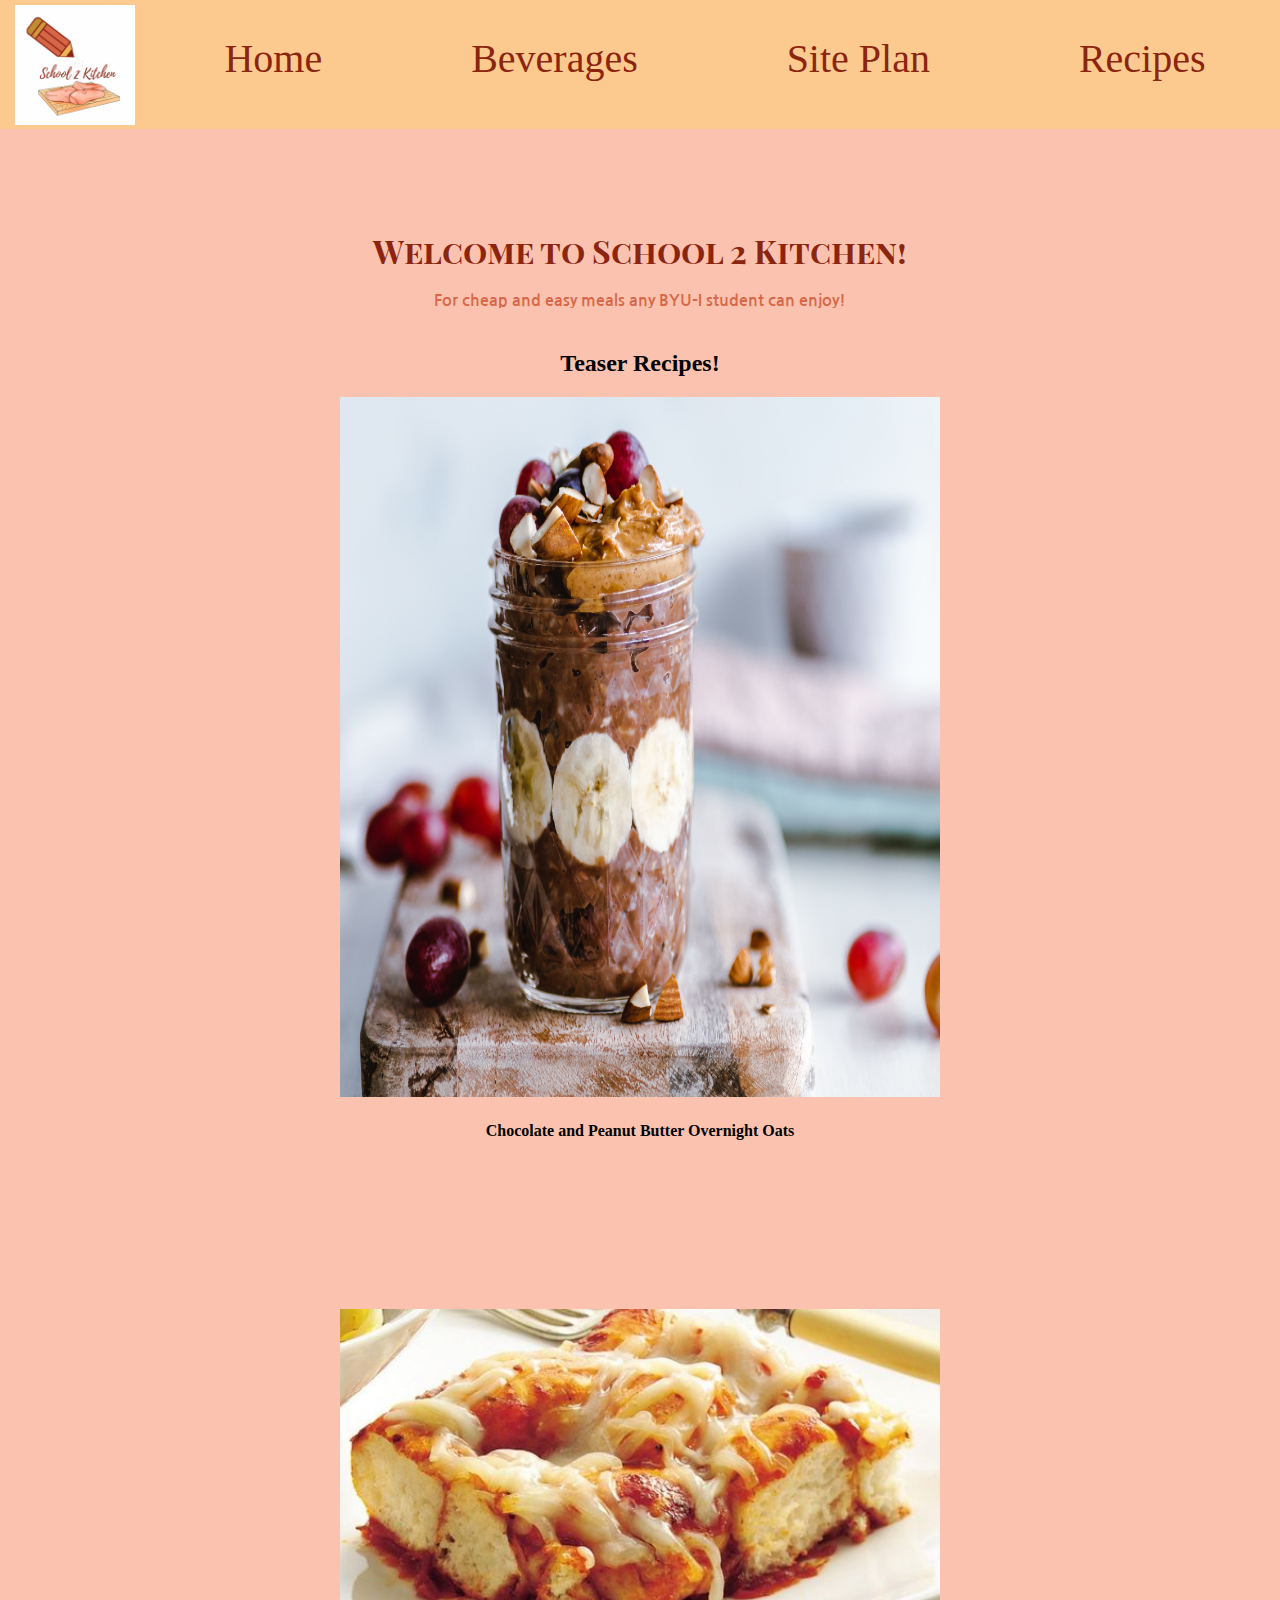
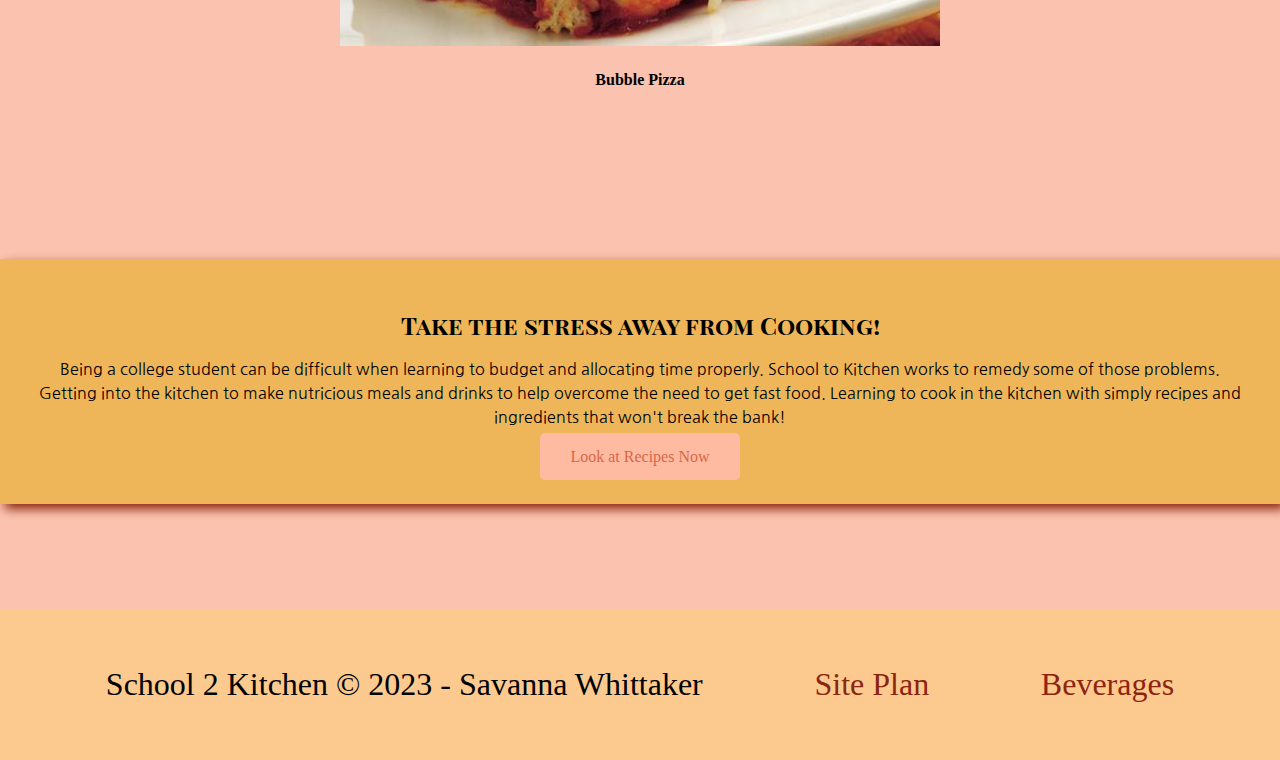
<file: WDD130/S2K/index.html>
<!DOCTYPE html>
<html lang="en">
<head>
    <link rel="stylesheet" href="styles/styles.css">
    <meta charset="UTF-8">
    <meta http-equiv="X-UA-Compatible" content="IE=edge">
    <meta name="viewport" content="width=device-width, initial-scale=1.0">
    <title>School 2 Kitchen | Home</title>
</head>
<body>
    <div id = "content">
    <header>
    <a id="logo_link" href="index.html">
        <img class="logo" src = "images/FF925DE1-3667-4F30-8142-B5BC12C2F627.png" alt = "School 2 Kitchen Logo">
    </a>
    <nav>
        <a href="index.html">Home</a>
        <a href="beverages.html">Beverages</a>
        <a href="site-plan.html">Site Plan</a>
        <a href="recipes.html">Recipes</a>
    </nav>
  </header>
    <section id = "hero-msg">
        <h1 class="home-title">Welcome to School 2 Kitchen!</h1>
        <h4>For cheap and easy meals any BYU-I student can enjoy! </h4>
    </section>
</div>
  <main class = "home-grid">
        <section class="Oats-card">
            <h2>Teaser Recipes!</h2>
            <img class="card-img" src="images/ella-olsson-3_qr5tJOIbs-unsplash.jpg" width="600" 
            height="700" alt="Overnight Oats">
            <h4> Chocolate and Peanut Butter Overnight Oats</h4>
    
        </section>
        <section class="BubblePizza-card">
            <img class="card-img" src="images/bubble-pizza.jpeg" width= '600' alt="Bubble Pizza">
            <h4>Bubble Pizza</h4>
        </section>
        <div id="background"></div>
        <section class="msg">
            <h2>Take the stress away from Cooking!</h2>
            <p> Being a college student can be difficult when learning to budget and allocating time properly. 
                School to Kitchen works to remedy some of those problems. Getting into the kitchen to make 
                nutricious meals and drinks to help overcome the need to get fast food. Learning to cook in 
                the kitchen with simply recipes and ingredients that won't break the bank!
            </p>
            <a class='recipes' href="recipes.html">Look at Recipes Now</a>
        </section>  
</main>
<footer>
    <p>School 2 Kitchen &copy; 2023 - Savanna Whittaker</p>
    <p><a href="site-plan.html">Site Plan</a></p>
    <p><a href="beverages.html">Beverages</a></p>
    </footer>
</body>
</html>
</file>
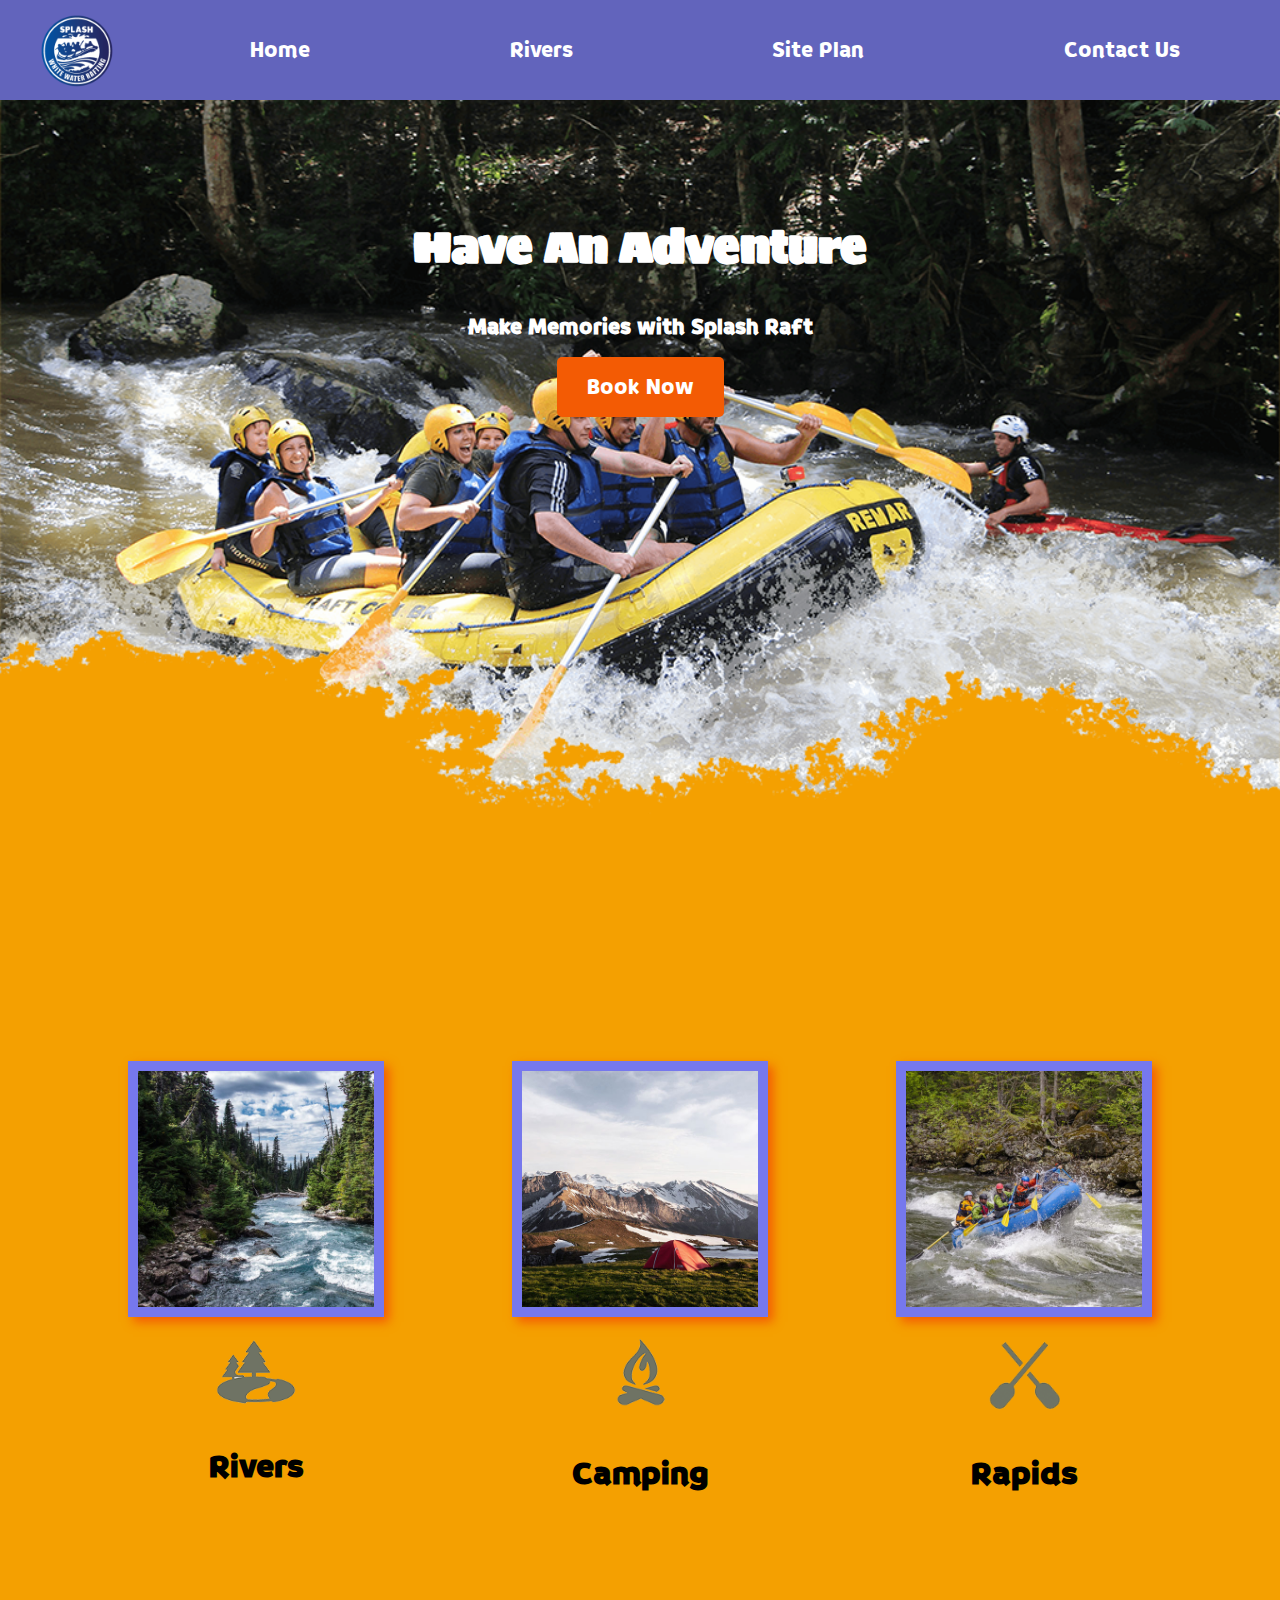
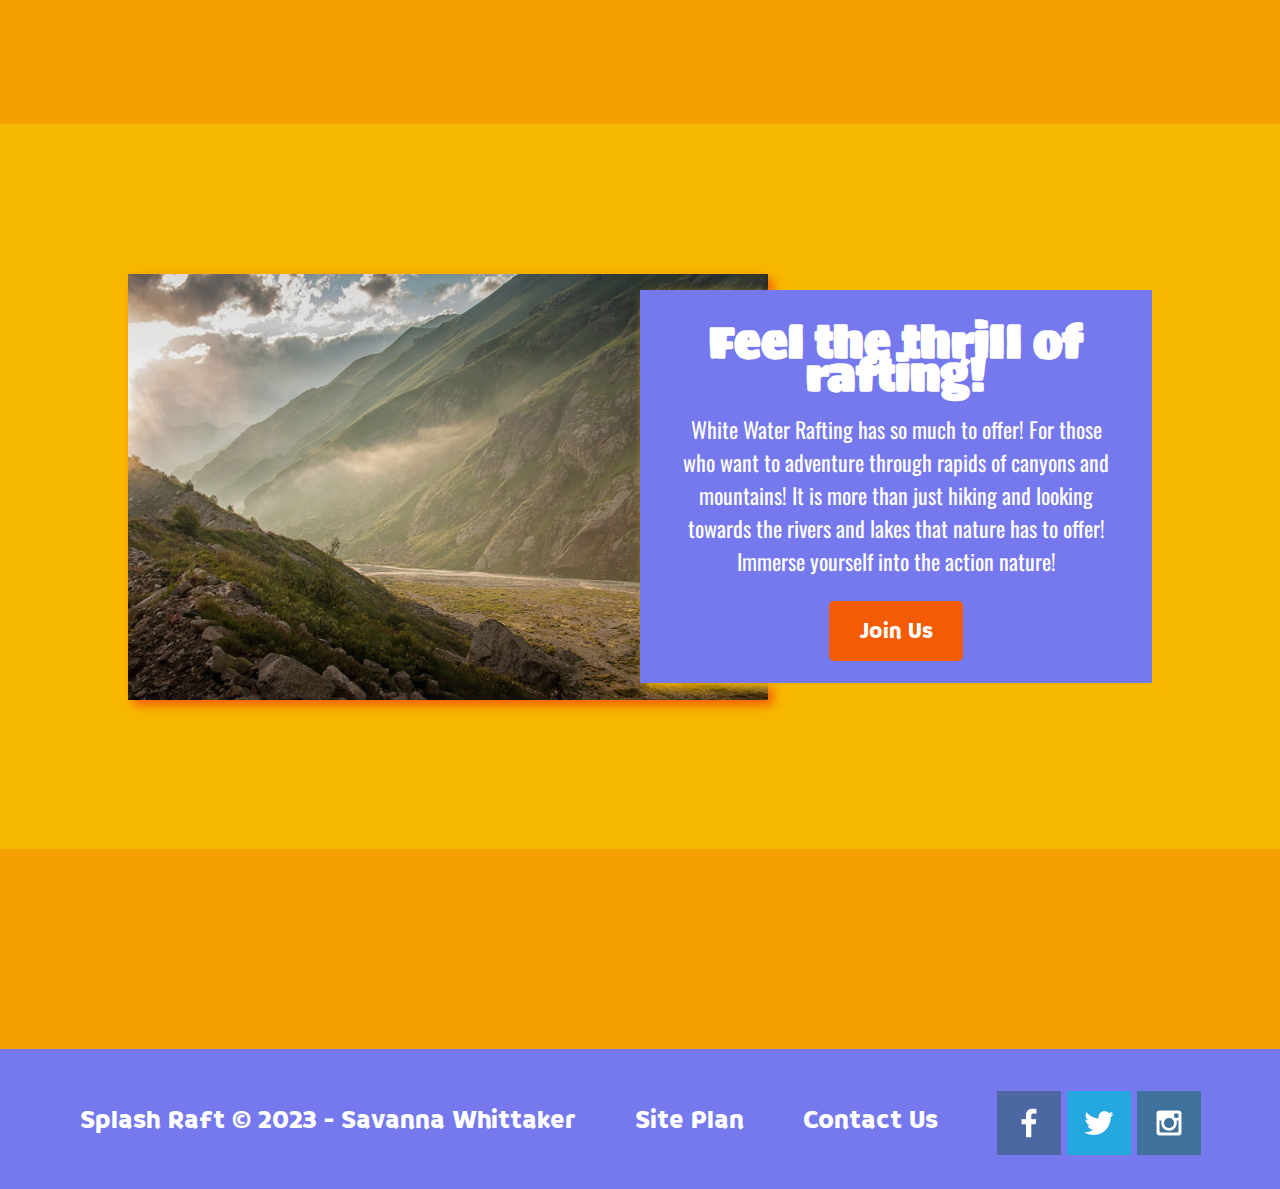
<file: WDD130/wwr/index.html>
<!DOCTYPE html>
<html lang="en">
<head>
    <link rel="stylesheet" href="styles/style.css">
    <meta charset="UTF-8">
    <meta http-equiv="X-UA-Compatible" content="IE=edge">
    <meta name="viewport" content="width=device-width, initial-scale=1.0">
    <title>White Water Rafting | Splash Raft | Home</title>
</head>
<body>
    <div id = "content">
    <header>
    <a id="logo_link" href="index.html">
        <img class="logo" src = "images/splash.png" alt = "Splash Raft Logo">
    </a>
    <nav>
        <a href="index.html">Home</a>
        <a href="rivers.html">Rivers</a>
        <a href="site-plan-rafting.html">Site Plan</a>
        <a href="contactus.html">Contact Us</a>
    </nav>
  </header>
<div id = "hero">
    <div id = "hero-box">
        <img id="hero-img" src="images/hero.png" alt="People enjoying white water rafting">
    </div>
    <section id = "hero-msg">
        <h1 class="home-title">Have An Adventure</h1>
        <h4>Make Memories with Splash Raft </h4>
        <div class='button-box'>
            <a class='book' href="rates.html">Book Now</a>
        </div>
    </section>
</div>
  <main class = "home-grid">
        <section class="rivers-card">
            <img class="card-img" src="images/rivers.jpg" alt="river in forest">
            <img class="icon" src="images/river_icon.png" alt="river icon">
            <h2>Rivers</h2>
        </section>
        <section class="camping-card">
            <img class="card-img" src="images/camping.jpg" alt="tent in mountains">
            <img class="icon" src="images/fire_icon.png" alt="fire icon">
            <h2>Camping</h2>
        </section>
        <section class="rapids-card">
            <img class="card-img" src="images/rapids.jpg" alt="rafting boat">
            <img class="icon" src="images/oars.png" alt="oars icon">
            <h2>Rapids</h2>
        </section>
        <div id="background"></div>
        <img class="mountains" src="images/mountains.jpg" alt="Misty mountains">
        <section class="msg">
            <h2>Feel the thrill of rafting!</h2>
            <p> White Water Rafting has so much to offer! For those who want to adventure through rapids of canyons
                and mountains! It is more than just hiking and looking towards the rivers and lakes that nature has to offer!
                Immerse yourself into the action nature! 
            </p>
            <a class='join' href="rivers.html">Join Us</a>
        </section>
        
</main>
<footer>
    <p>Splash Raft &copy; 2023 - Savanna Whittaker</p>
    <p><a href="site-plan-rafting.html">Site Plan</a></p>
    <p><a href="contactus.html">Contact Us</a></p>
    <div class="social">
        <a href="https://facebook.com" target="_blank">
            <img src="images/facebook.png" alt="fb icon">
        </a>
        <a href="https://twitter.com" target="_blank">
            <img src="images/twitter.png" alt="twitter icon">
        </a>
        <a href="https://instagram.com" target="_blank">
            <img src="images/instagram.png" alt="instagram icon">
        </a>
    </div>
    </footer>
    </div>
</body>
</html>
</file>
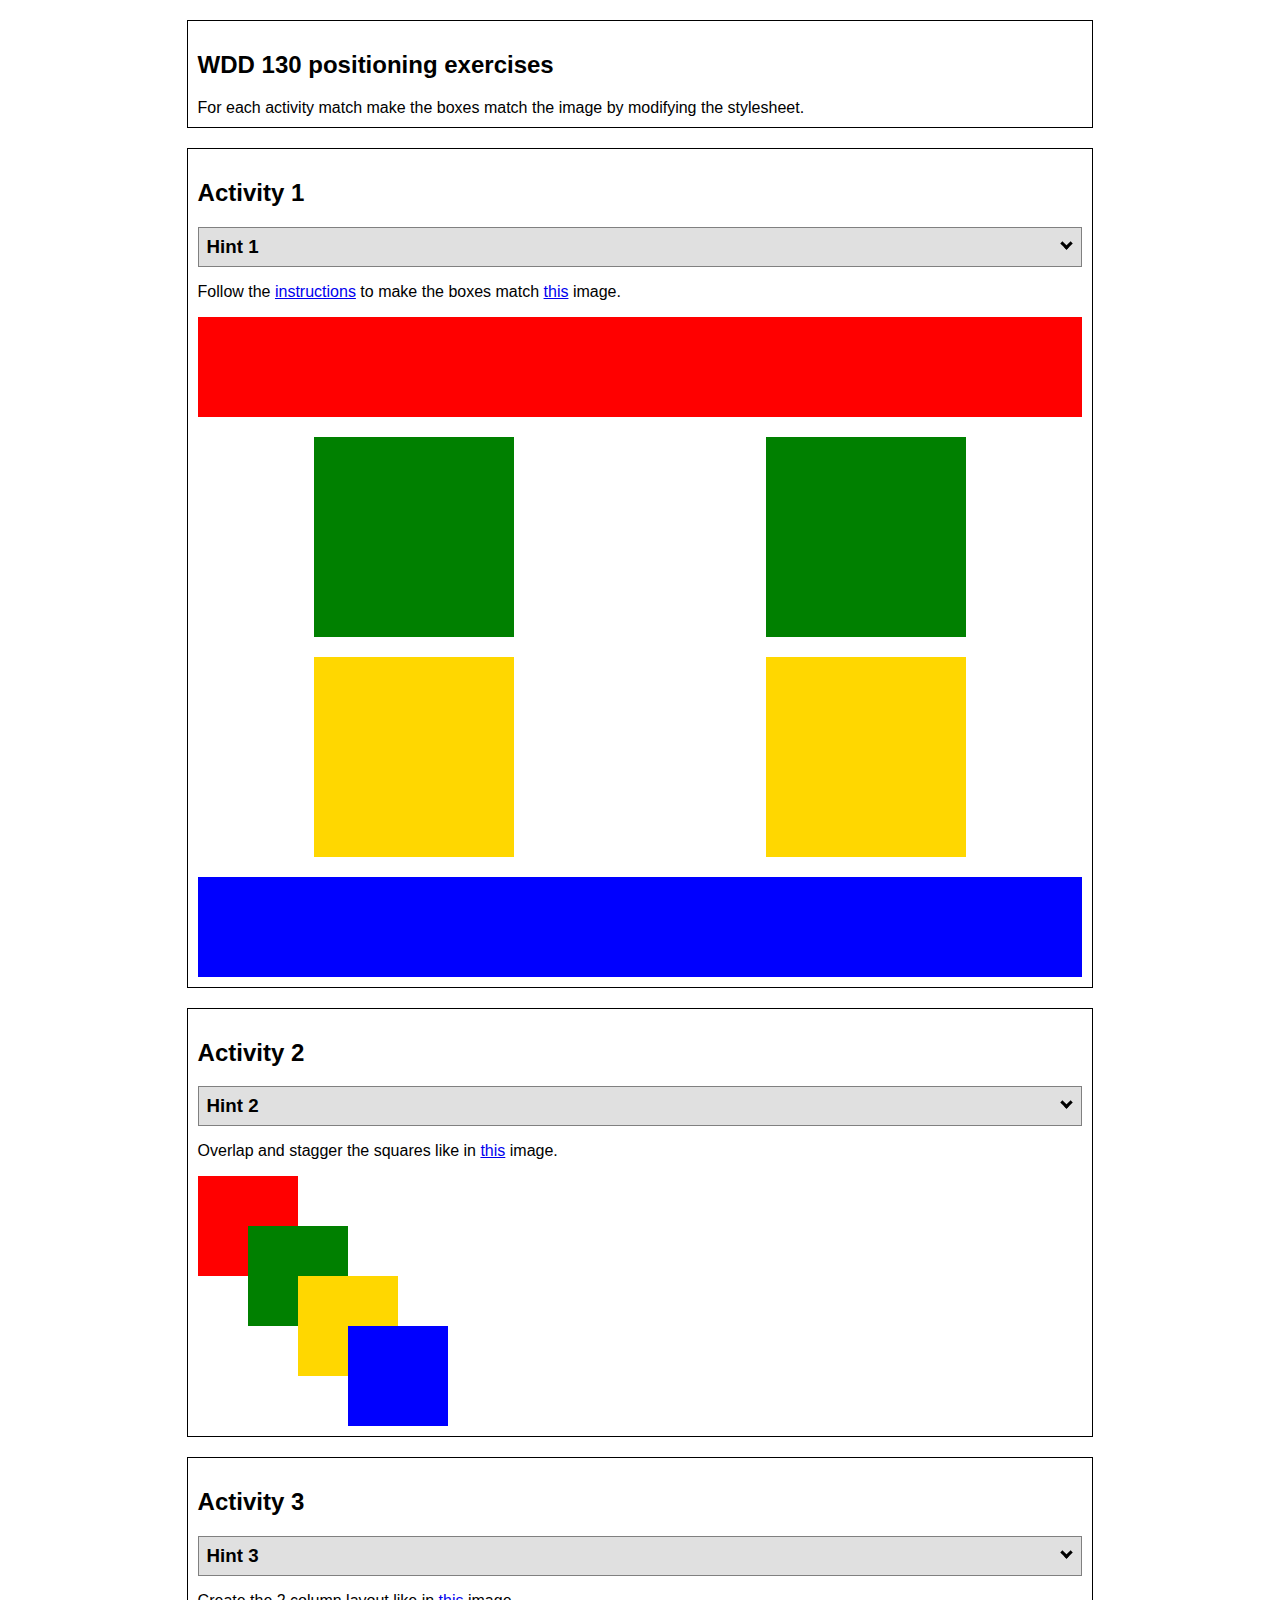
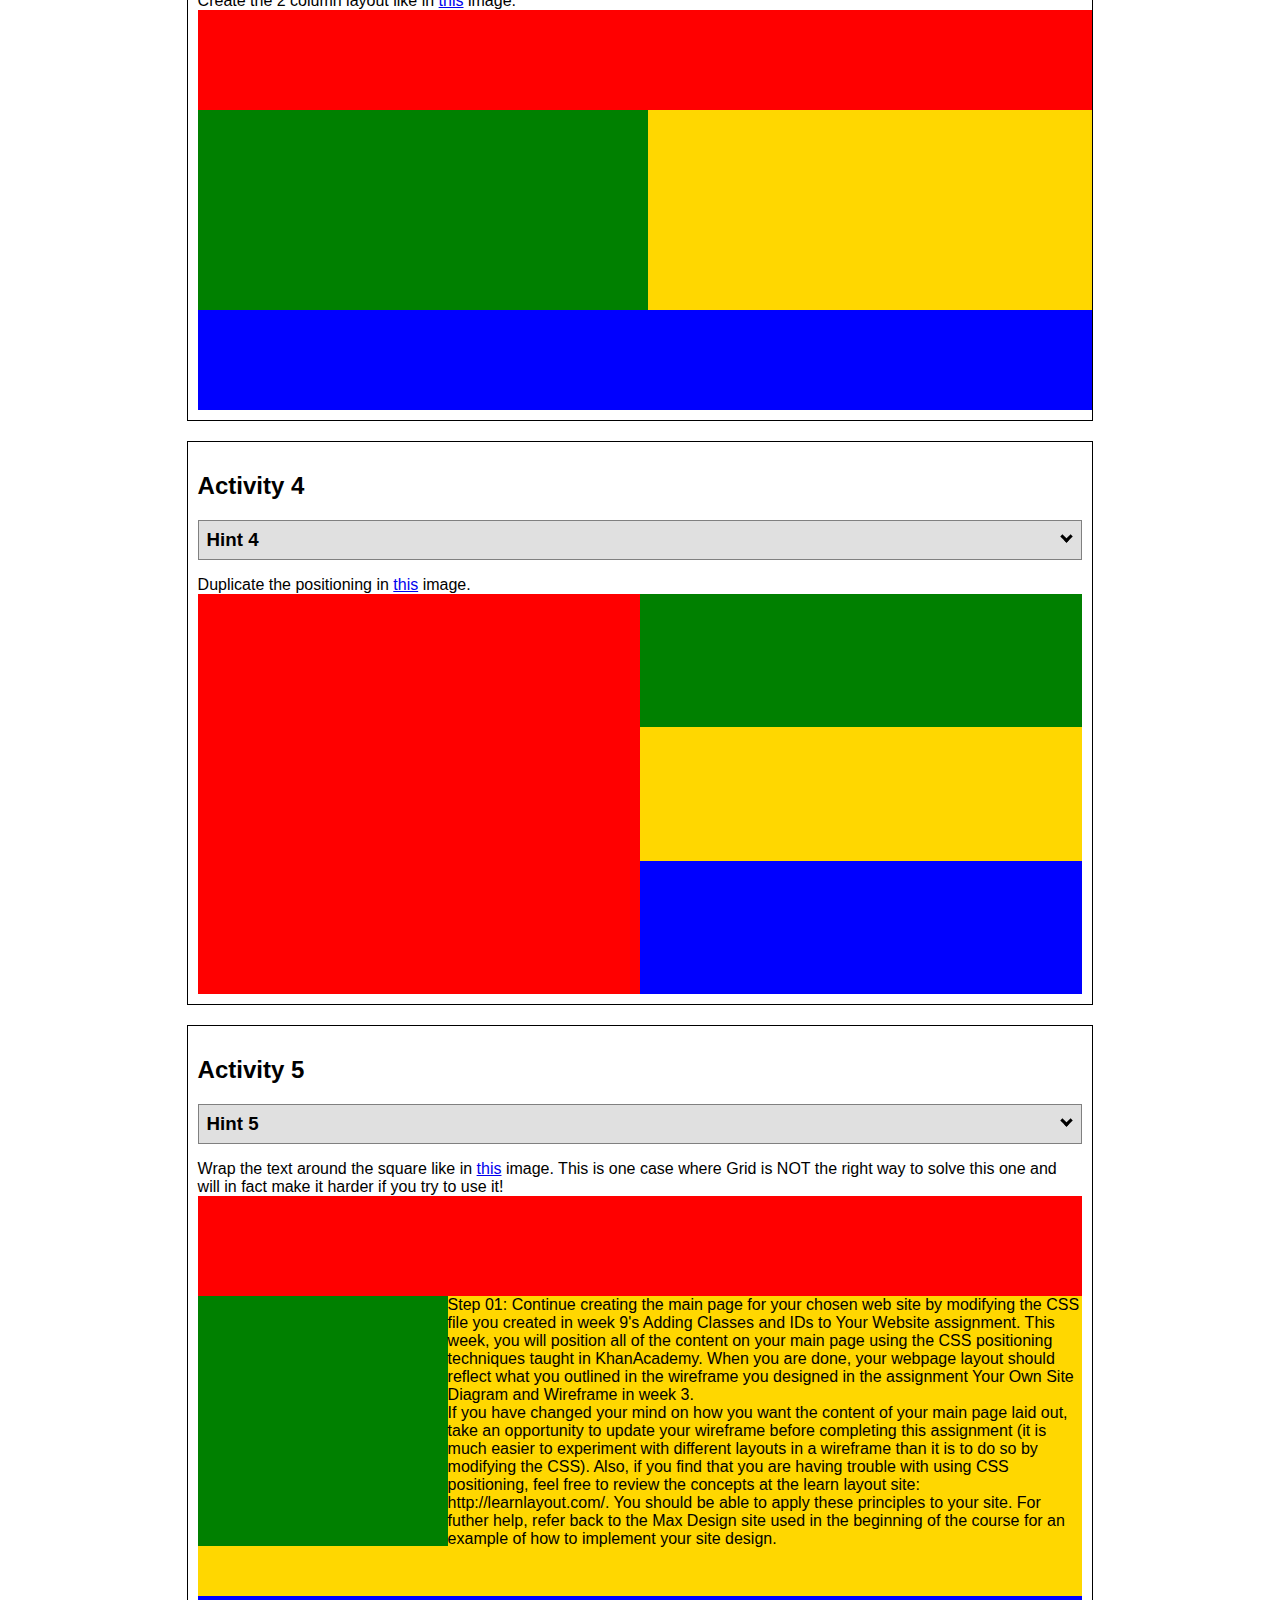
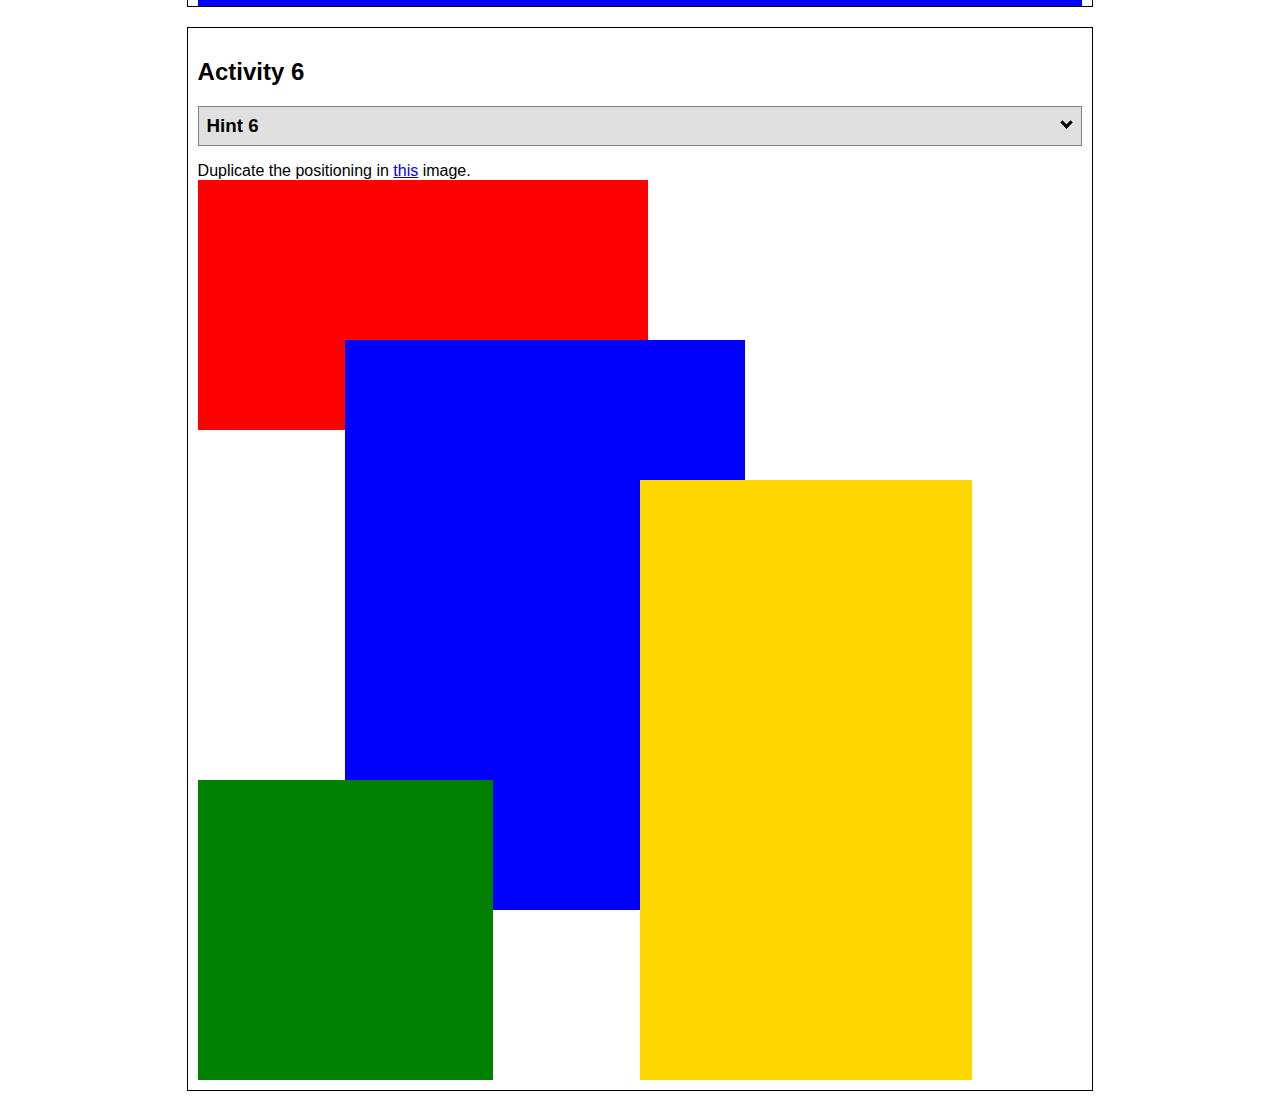
<file: WDD130/positioning.html>
<!DOCTYPE html>
<html lang="en">
  <head>
    <!-- HTML - Name: positioning.html -->
    <title>Positioning Activity</title>
    <link rel="stylesheet" type="text/css" href="positionstyles.css" />
  </head>
  <body>
    <div class="activity">
      <h2>WDD 130 positioning exercises</h2>
      For each activity match make the boxes match the image by modifying the stylesheet.</div>
    <div class="activity">
      <h2>Activity 1</h2>
      <section class="hint"><input type="checkbox" ><i></i> <h3>Hint 1</h3><div><p>Check out the <a href="https://byui-wdd.github.io/wdd130/activities/w06-css-positioning.html" target="_blank">activity instructions</a> in Ilearn!</p></div></section>
      <p>Follow the <a href="https://byui-wdd.github.io/wdd130/activities/w06-css-positioning.html" target="_blank">instructions</a> to make the boxes match  <a href="https://byui-wdd.github.io/wdd130/images/example1.png" target="_blank">this</a> image.</p>
      <div class="content1" >
        <div class="red1" ></div>
        <div class="green1" ></div>
        <div class="green1" ></div>
        <div class="yellow1"></div>
        <div class="yellow1"></div>
        <div class="blue1"></div>
      </div>
    </div>
    <div class="activity">
      <h2>Activity 2</h2>
      <section class="hint"><input type="checkbox" > <h3>Hint 2</h3><i></i><div>
      <ul>
      <li>grid-template-columns: 50px 50px 50px 50px 50px </li></ul></div></section>
      <p>Overlap and stagger the squares like in <a href="https://byui-wdd.github.io/wdd130/images/example2.png" target="_blank">this</a> image.</p>
      <div class="content2" >
        <div class="red2" ></div>
        <div class="green2" ></div>
        <div class="yellow2"></div>
        <div class="blue2"></div>
      </div>
    </div>
    <div class="activity">
      <h2>Activity 3</h2>
      <section class="hint"><input type="checkbox" > <h3>Hint 3</h3><i></i><div><p>This one is going to be best solved with CSS Grid. Remember to make the boxes the right width first...then start moving them around. </p><h4>Properties used:</h4><ul><li>display:grid;</li><li>grid-template-columns:</li><li>grid-column-gap:</li>
        <li>grid-column:</li>  </ul></div></section>
      Create the 2 column layout like in <a href="https://byui-wdd.github.io/wdd130/images/example3.png" target="_blank">this</a>  image.
      <div class="content3" >
        <div class="red3" ></div>
        <div class="green3" ></div>
        <div class="yellow3"></div>
        <div class="blue3"></div>
      </div>
    </div>
    <div class="activity">
      <h2>Activity 4</h2>
      <section class="hint"><input type="checkbox" > <h3>Hint 4</h3><i></i><div><p>For the others we have been primarily concerned with width. For this one you will need to adjust height as well. </p><h4>Properties used:</h4><ul><li>display:grid;</li><li>grid-template-columns:</li><li>grid-row:</li></ul></div></section>
      Duplicate the positioning in <a href="https://byui-wdd.github.io/wdd130/images/example4.png" target="_blank">this</a> image. 
      <div class="content4" >
        <div class="red4" ></div>
        <div class="green4" ></div>
        <div class="yellow4"></div>
        <div class="blue4"></div>
      </div>
    </div>

    <div class="activity">
      <h2>Activity 5</h2>
      <section class="hint"><input type="checkbox" > <h3>Hint 5</h3><i></i><div><p>Grid is <strong>not</strong> the right way to do this.  In fact there is only one way to really do that...and that is with float. Remember that we float the thing we want the text to wrap around.  Also remember to start by making all the shapes the right size and shape.</p><h4>Properties used:</h4><ul><li>float: left;</li></ul></div></section>
      Wrap the text around the square like in <a href="https://byui-wdd.github.io/wdd130/images/example5.png" target="_blank">this</a> image. This is one case where Grid is NOT the right way to solve this one and will in fact make it harder if you try to use it!
      <div class="content5" >
        <div class="red5" ></div>
        <div class="green5" ></div>
        <div class="yellow5">Step 01: Continue creating the main page for your chosen web site by modifying the CSS file you created in week 9's Adding Classes and IDs to Your Website assignment. This week, you will position all of the content on your main page using the CSS positioning techniques taught in KhanAcademy. When you are done, your webpage layout should reflect what you outlined in the wireframe you designed in the assignment Your Own Site Diagram and Wireframe in week 3. <br />
          If you have changed your mind on how you want the content of your main page laid out, take an opportunity to update your wireframe before completing this assignment (it is much easier to experiment with different layouts in a wireframe than it is to do so by modifying the CSS). Also, if you find that you are having trouble with using CSS positioning, feel free to review the concepts at the learn layout site: http://learnlayout.com/. You should be able to apply these principles to your site. For futher help, refer back to the Max Design site used in the beginning of the course for an example of how to implement your site design.</div>
        <div class="blue5"></div>
      </div>
    </div>
    <div class="activity">
      <h2>Activity 6</h2>
      <section class="hint"><input type="checkbox" > <h3>Hint 6</h3><i></i><div><p>This one is all about visualizing the grid behind the layout. If you are having a hard time doing that first: all the sizes are even multiples of 100, and second here is another example with the lines drawn: <a href="https://byui-wdd.github.io/wdd130/images/example6-hint.png" target="_blank">example 6 with lines</a>. For this one you will find it easiest if you use px for the column width. You can also use <kbd>z-index</kbd> to control the element layering.    </p><h4>Properties used:</h4><ul><li>display:grid;</li><li>grid-template-columns:</li><li>grid-column:</li><li>grid-row:</li><li><a href="https://www.w3schools.com/cssref/pr_pos_z-index.asp" target="_blank">z-index:</a></li></ul></div></section>
      Duplicate the positioning in <a href="https://byui-wdd.github.io/wdd130/images/example6.png" target="_blank">this</a> image.
      <div class="content6" >
        <div class="red6" ></div>
        <div class="green6" ></div>
        <div class="yellow6"></div>
        <div class="blue6"></div>
      </div>
    </div>
  </body>
</html>
</file>
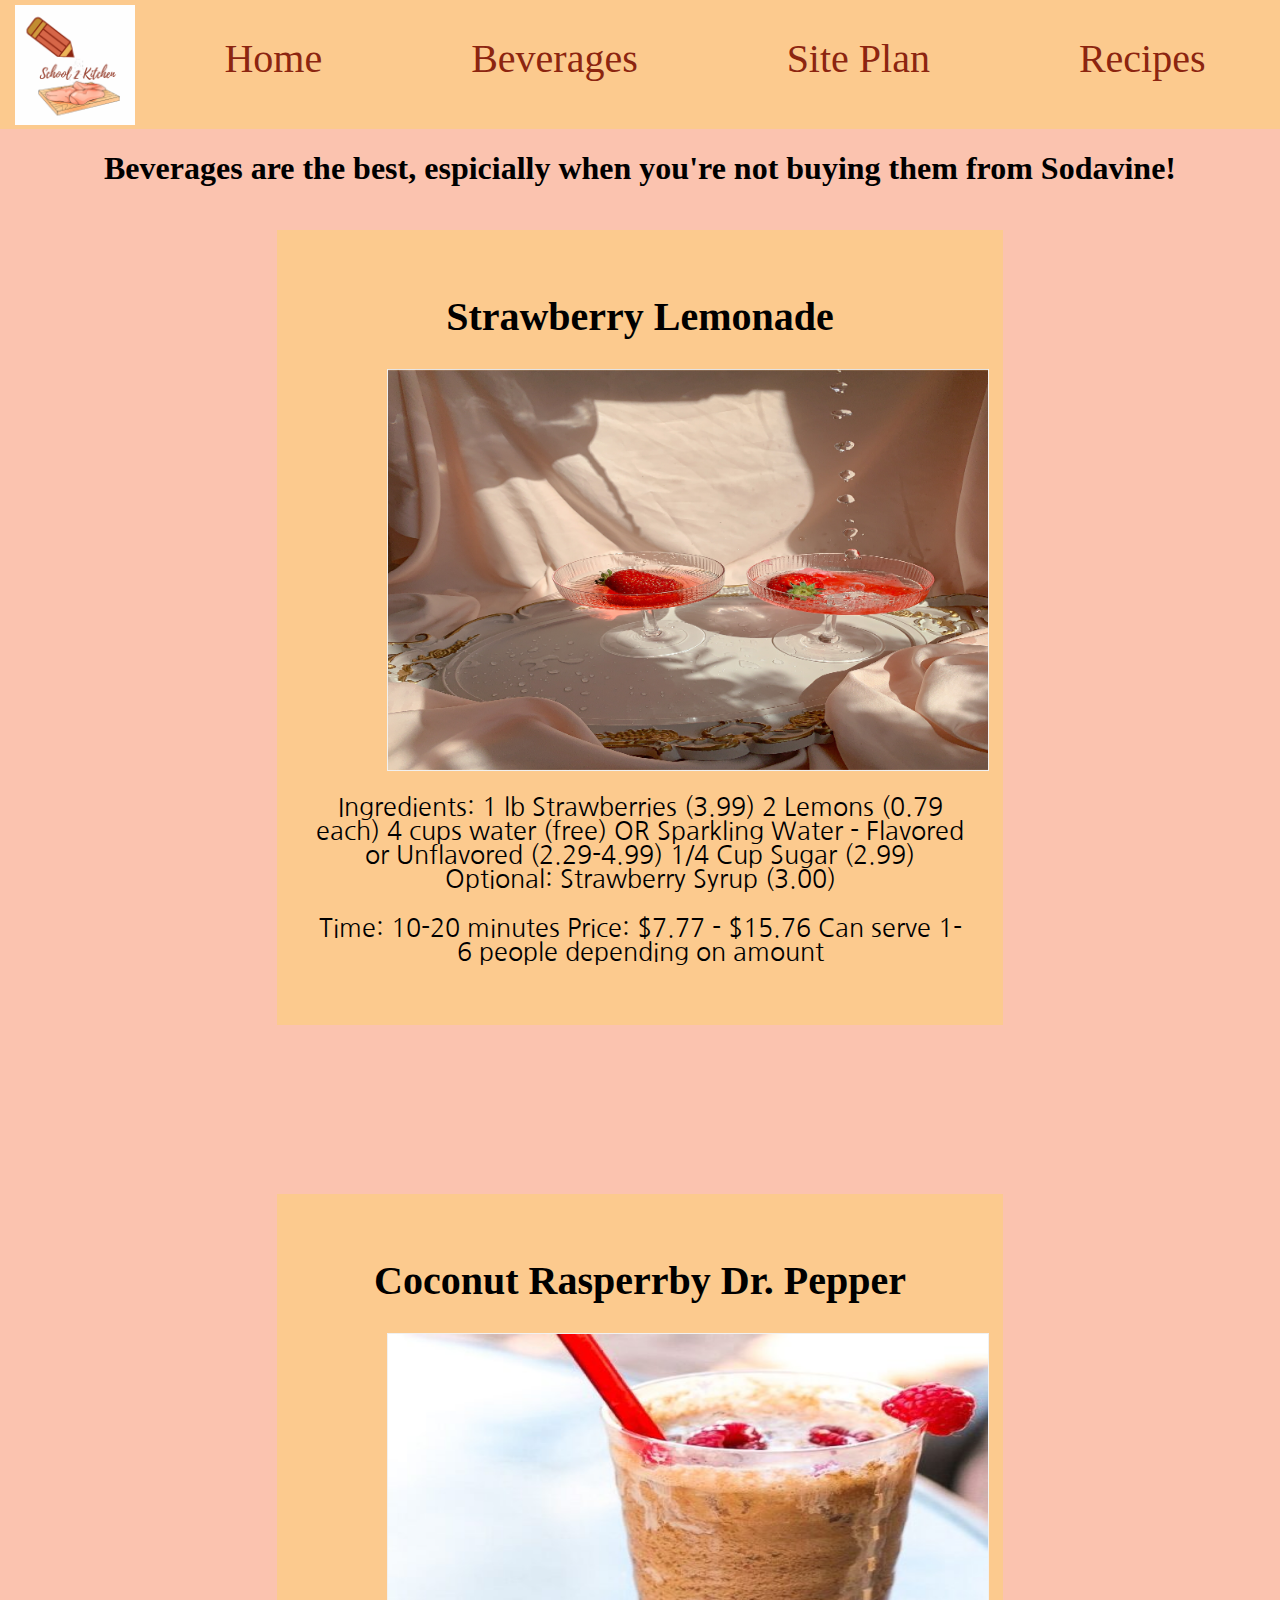
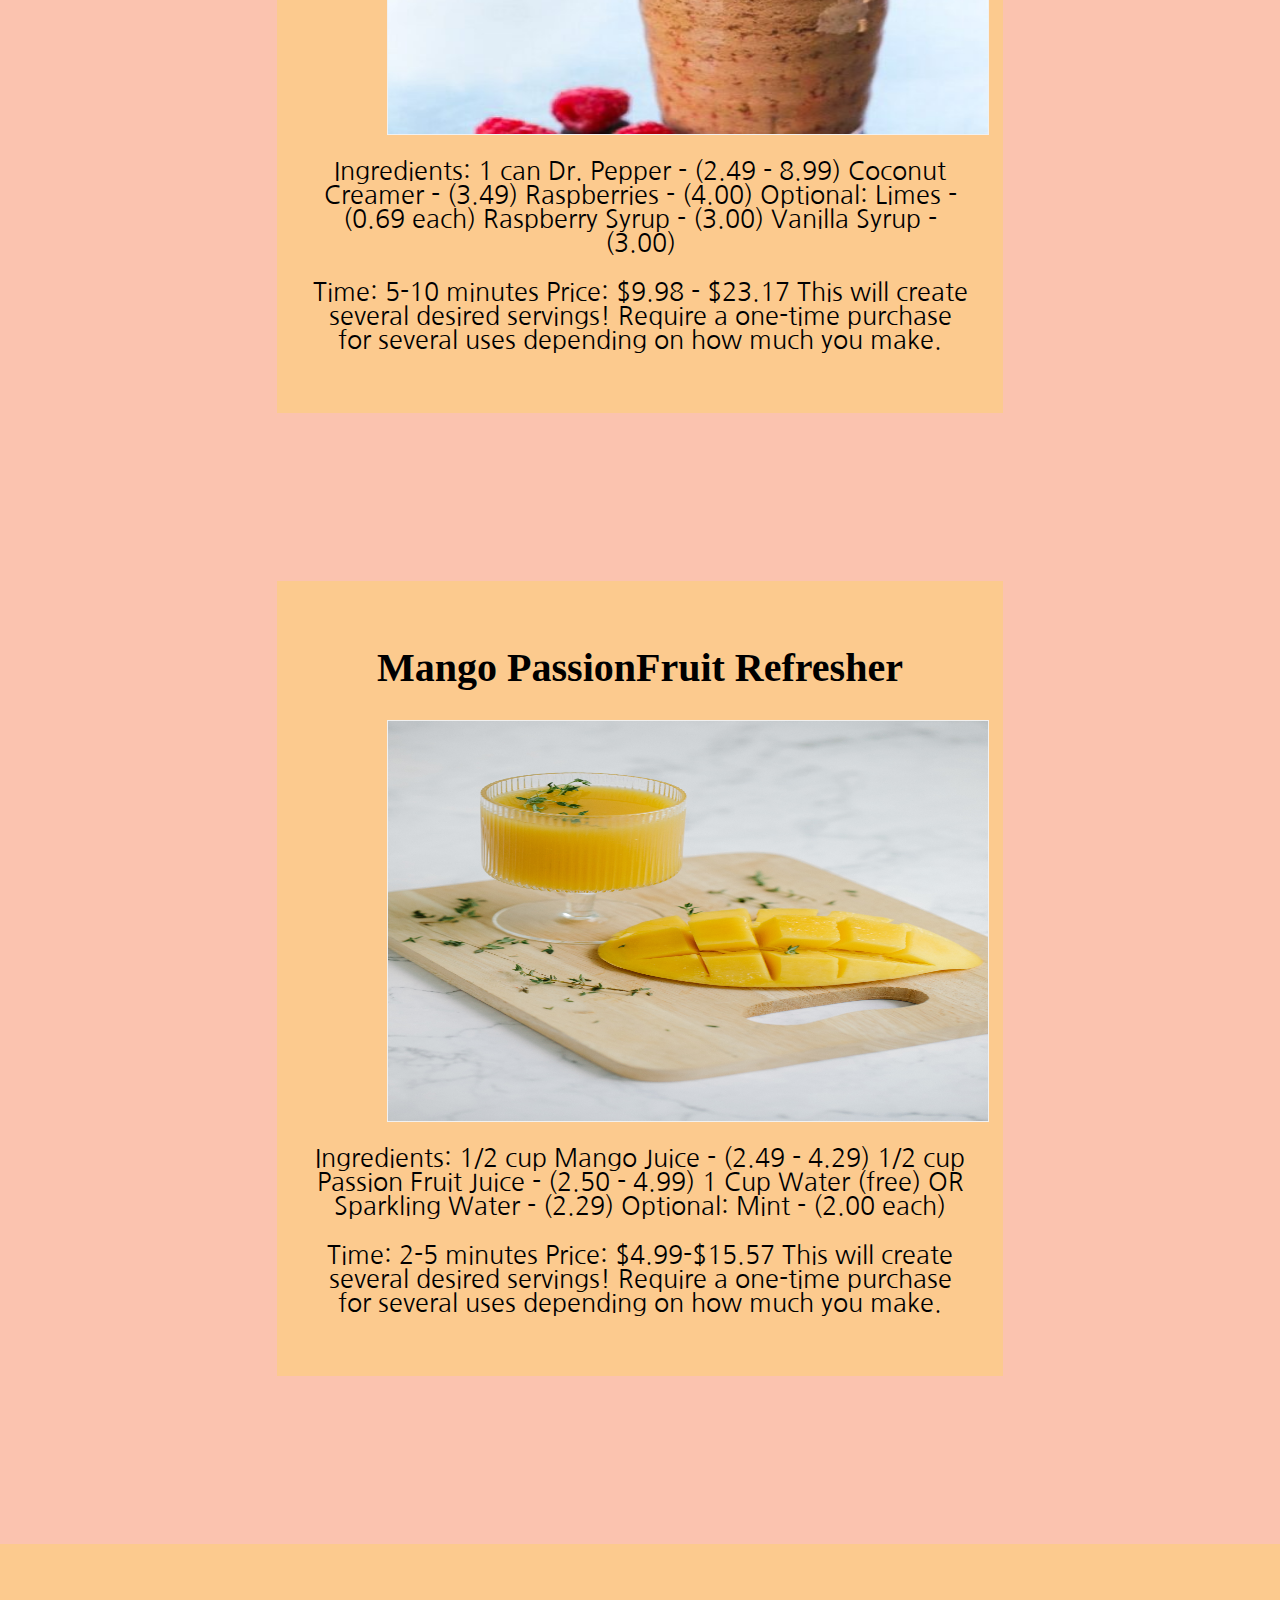
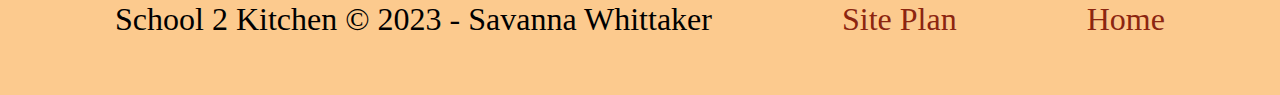
<file: WDD130/S2K/beverages.html>
<!DOCTYPE html>
<html lang="en">
<head>
    <link rel="stylesheet" href="styles/styles.css">
    <meta charset="UTF-8">
    <meta http-equiv="X-UA-Compatible" content="IE=edge">
    <meta name="viewport" content="width=device-width, initial-scale=1.0">
    <title>School 2 Kitchen | Beverages</title>
</head>
<body>
    <div id = "content2">
    <header>
    <a id="logo_link" href="index.html">
        <img class="logo" src = "images/FF925DE1-3667-4F30-8142-B5BC12C2F627.png" alt = "School 2 Kitchen Logo">
    </a>
    <nav>
        <a href="index.html">Home</a>
        <a href="beverages.html">Beverages</a>
        <a href="site-plan.html">Site Plan</a>
        <a href="recipes.html">Recipes</a>
    </nav>
  </header>
    <section id = "bev-msg">
        <h1 class="beverages-title">Beverages are the best, espicially when you're not buying them from Sodavine!</h1>
    </section>
</div>
  <main class = "bev-grid">
    <div class = "bev1">
        <section class="strawberry-card">
            <h3>Strawberry Lemonade</h3>
            <div class="flip-card-bev1">
                <div class="flip-card-inner-bev1">
                    <div class="flip-card-front-bev1">
                        <img src="images/drink1.jpg" width="600" height="400" alt="Strawberry Lemonade">
                      </div>
                      <div class="flip-card-back-bev1">
                          <h1>How To: Strawberry Lemonade </h1>
                          <p> Directions:  1.) In a large pitcher or bowl add desired amount of water 
                                            2.) Cut up lemons and add squeeze desired amount
                                            3.) Cut up strawberries finely, and add to lemonade 
                                            for strawberry infusion
                                            4.) Add desired amount of sugar for sweetness
                                            5.) Optional: Add Torani Strawberry Syrup for 
                                            extra flavor or sub for strawberry
                                            6.) Stir and pour over ice in a glass add a Strawberry 
                                            for garnish </p>
                          </div>
                      </div>
                  </div>
            <p> Ingredients: 1 lb Strawberries (3.99)
                              2 Lemons (0.79 each)
                              4 cups water (free) OR
                              Sparkling Water - Flavored or Unflavored (2.29-4.99)
                              1/4 Cup Sugar (2.99)
                              Optional: Strawberry Syrup (3.00)  </p>
            <p> Time: 10-20 minutes Price: $7.77 - $15.76 
                 Can serve 1-6 people depending on amount 
            </p>
    
        </section>
        </div>
        <div class = "bev2">    
        <section class="CoconutRas-card">
            <h3>Coconut Rasperrby Dr. Pepper</h3>
            <div class="flip-card-bev2">
                <div class="flip-card-inner-bev2">
                    <div class="flip-card-front-bev2">
                        <img src="images/Swig-Raspberry-Dream-Soda-1-500x500.jpg" width = 600 height = 400 alt="Cocunut Raspberry Dr.Pepper">
                      </div>
                      <div class="flip-card-back-bev2">
                          <h1>How To: Coconut Raspberry Dr. Pepper </h1>
                          <p> Directions: 1.) Take your raspberries and in a bowl mush them
                                              into a puree.
                                          2.) Take a glass and pour your raspberry puree into 
                                              the glass
                                          3.) Add desired amount of ice 
                                          4.) Pour 2 tablespoons (or desired amount) of cocunut
                                              creamer to glass
                                          5.) Optional: Squeeze and add lime to the glass 
                                          6.) Add your Dr. Pepper to the glass and Stir
                                          7.) Optional: Add desired amount of syrups to glass
                                          8.) Voila! You've made your own version of a Sodavine drink! 
                                        </p>
                          </div>
                      </div>
                  </div>
            <p> Ingredients:  1 can Dr. Pepper - (2.49 - 8.99)
                              Coconut Creamer - (3.49)
                              Raspberries - (4.00)
                              Optional: Limes - (0.69 each)
                              Raspberry Syrup - (3.00)
                              Vanilla Syrup - (3.00)
            </p>
            <p> Time: 5-10 minutes Price: $9.98 - $23.17
                This will create several desired servings! Require a one-time purchase for several uses
                depending on how much you make.
            </p>
            </section>
        </div>
        <div class = "bev3">
        <section class="refresher-card">
            <h3>Mango PassionFruit Refresher</h3>
            <div class="flip-card-bev3">
                <div class="flip-card-inner-bev3">
                    <div class="flip-card-front-bev3">
                        <img src="images/pexels-timur-weber-8679358.jpg" width="600" 
                        height="400" alt="Mango PassionFruit Refresher">
                      </div>
                      <div class="flip-card-back-bev3">
                          <h1>How To: Mango Passionfruit Refresher </h1>
                          <p> Directions: 1.) In a glass add ice  
                                          2.) Pour your Mango Juice into Cup 
                                          3.) Pour Your Passion Fruit into cup 
                                          4.) Pour desired amount of water or sparkling water to cup
                                          5.) Optional: Add mint as a garnish
                          </p>
                          </div>
                      </div>
                  </div>
            <p> Ingredients: 1/2 cup Mango Juice - (2.49 - 4.29)
                             1/2 cup Passion Fruit Juice - (2.50 - 4.99)
                             1 Cup Water (free)
                             OR Sparkling Water  - (2.29)
                             Optional: Mint - (2.00 each)
            </p>
            <p> Time: 2-5 minutes Price: $4.99-$15.57
                This will create several desired servings! Require a one-time purchase for several uses
                depending on how much you make.
            </p>

        </section>
        </div>
</main>
<footer>
    <p>School 2 Kitchen &copy; 2023 - Savanna Whittaker</p>
    <p><a href="site-plan.html">Site Plan</a></p>
    <p><a href="index.html">Home</a></p>
    </footer>
</body>
</html>
</file>
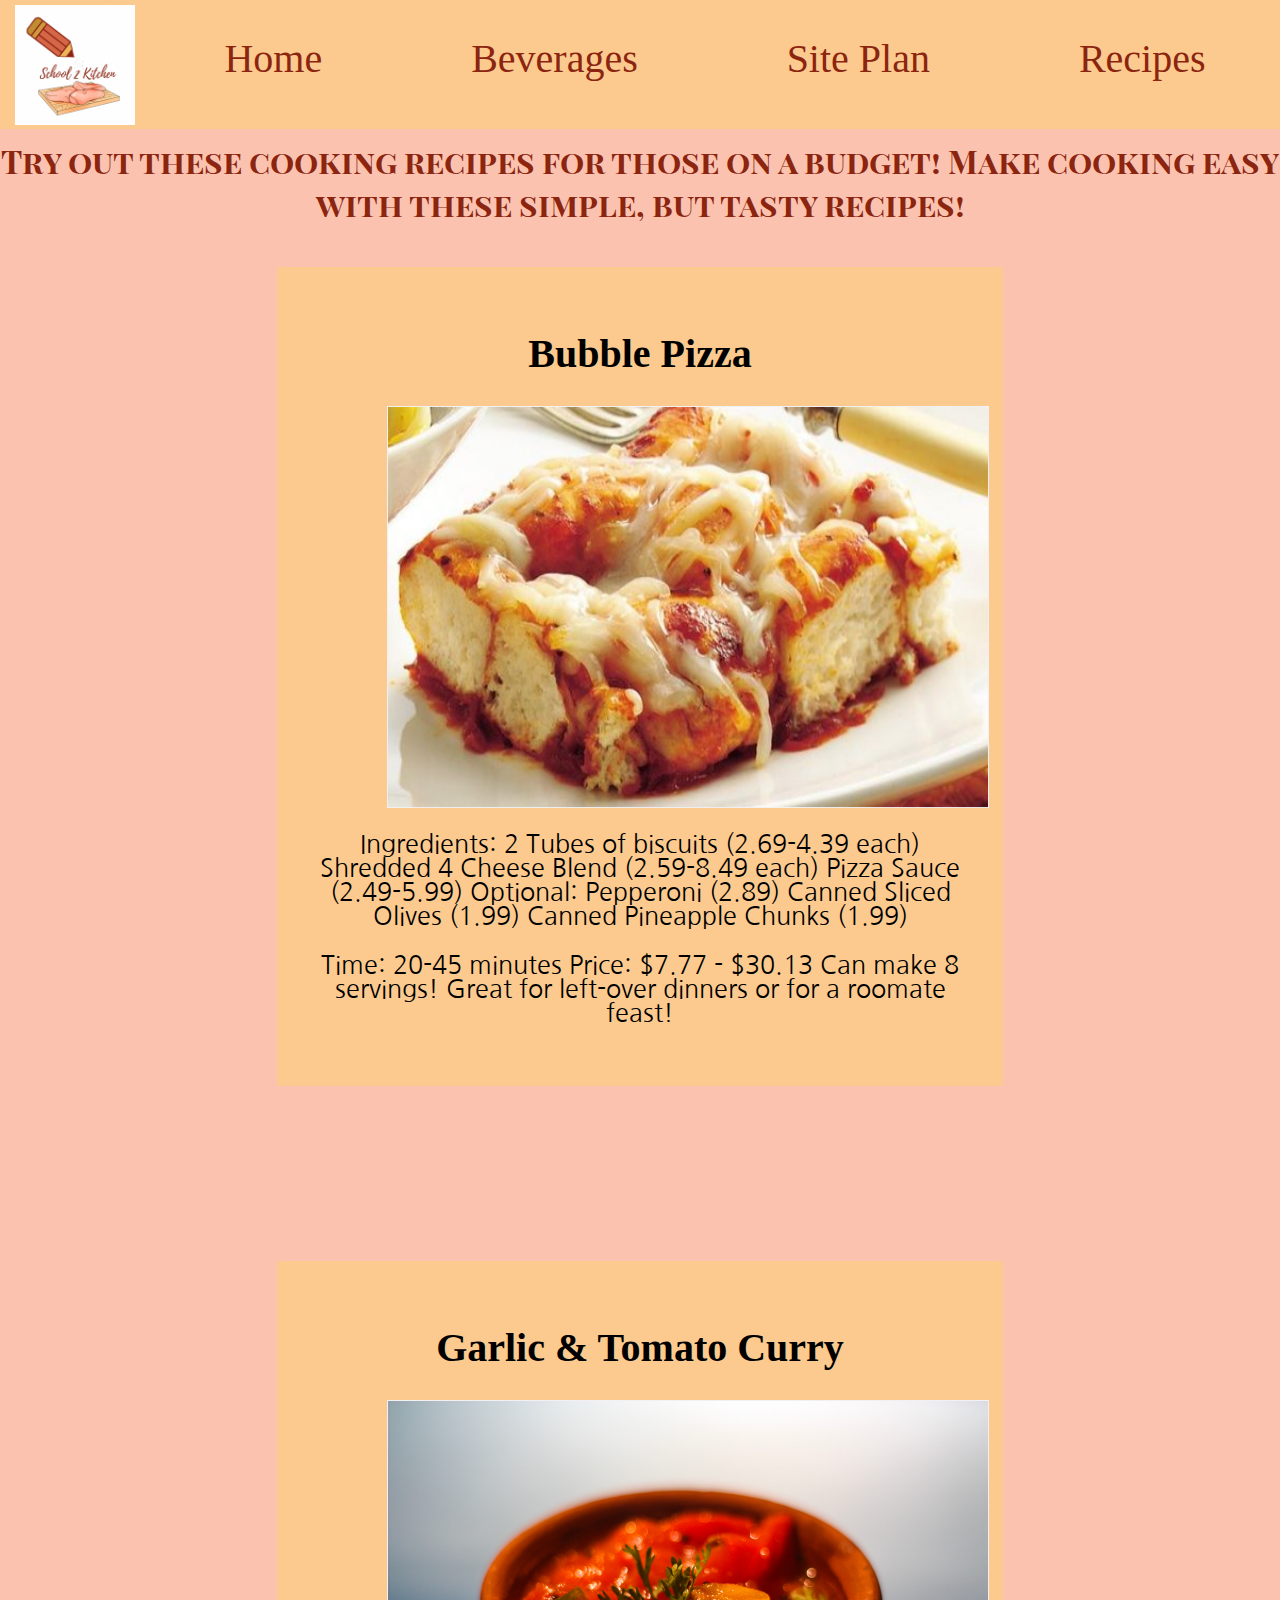
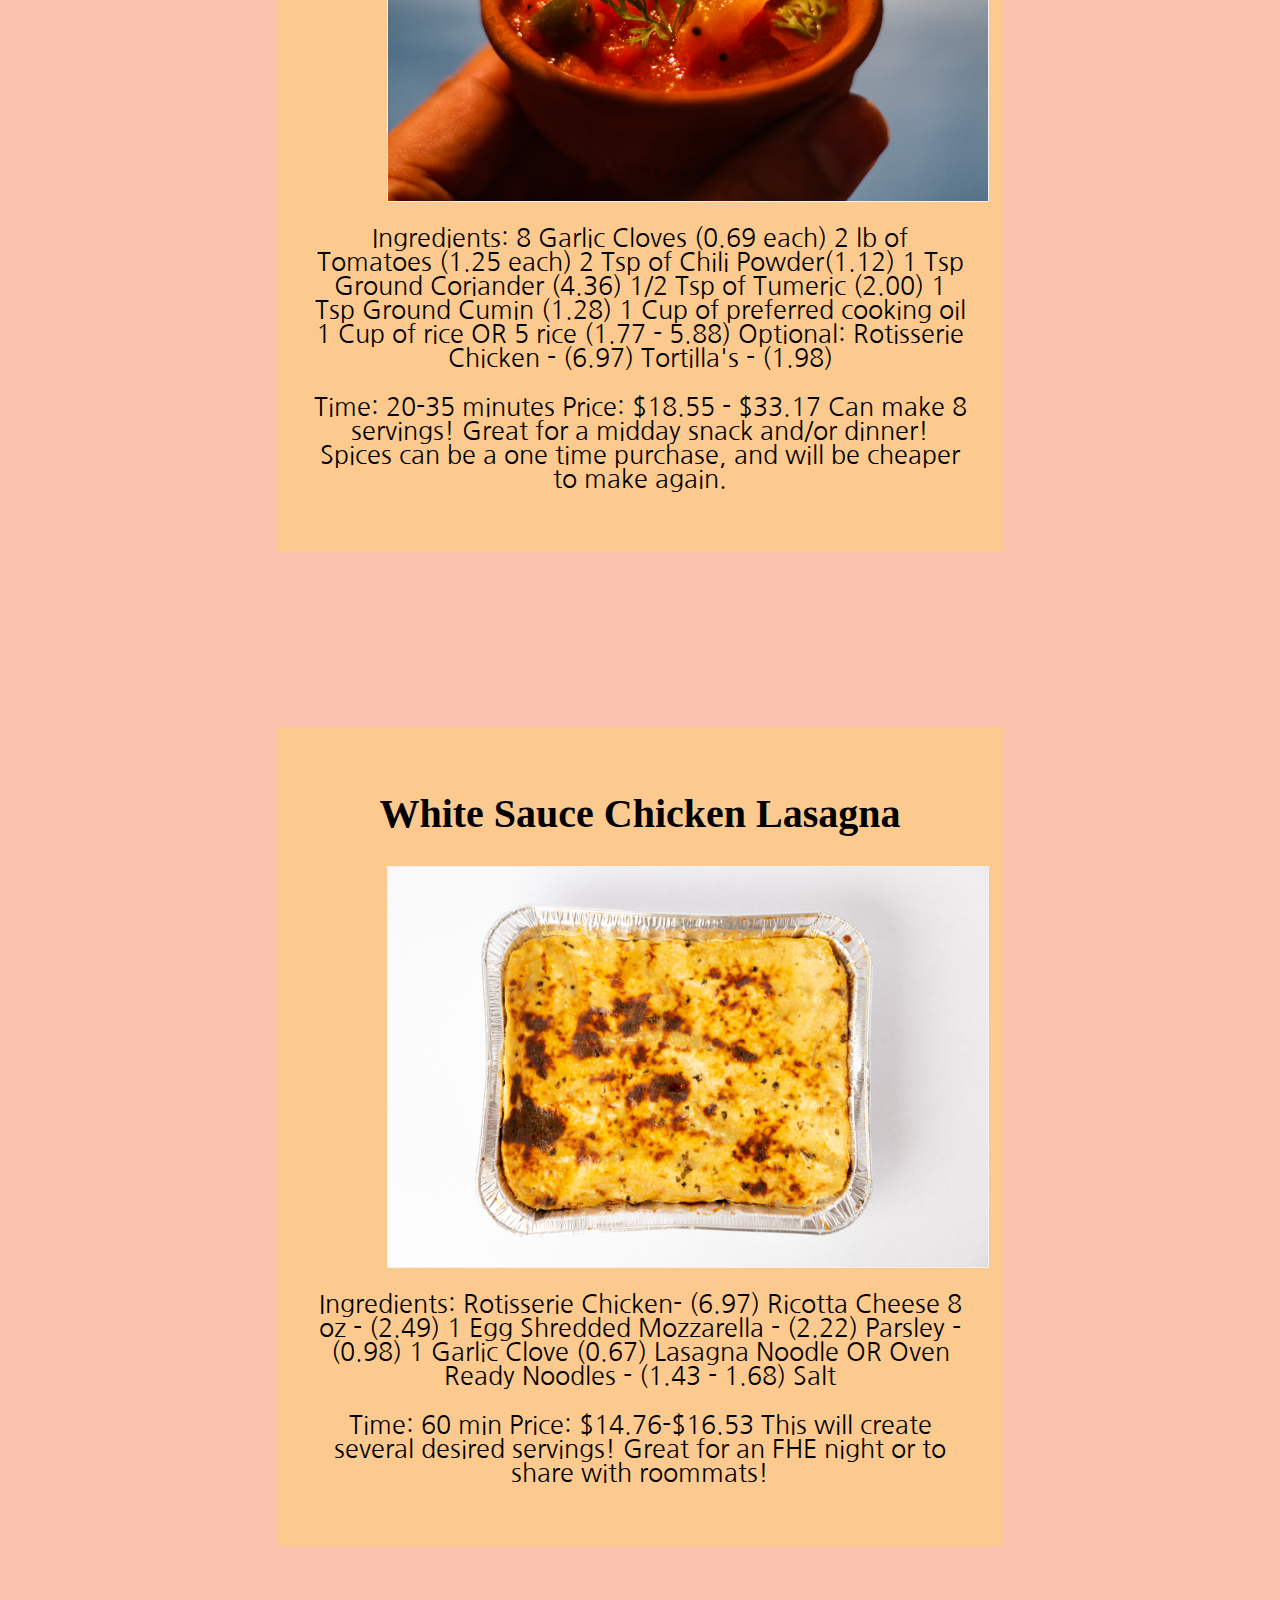
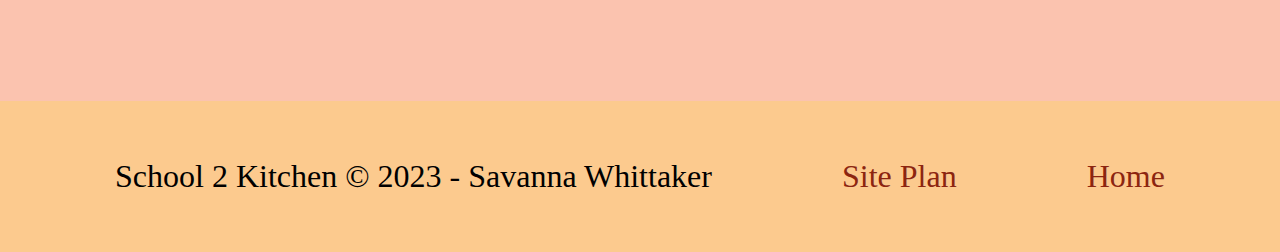
<file: WDD130/S2K/recipes.html>
<!DOCTYPE html>
<html lang="en">
<head>
    <link rel="stylesheet" href="styles/styles.css">
    <meta charset="UTF-8">
    <meta http-equiv="X-UA-Compatible" content="IE=edge">
    <meta name="viewport" content="width=device-width, initial-scale=1.0">
    <title>School 2 Kitchen | Recipes</title>
</head>
<body>
    <div id = "content3">
    <header>
    <a id="logo_link" href="index.html">
        <img class="logo" src = "images/FF925DE1-3667-4F30-8142-B5BC12C2F627.png" alt = "School 2 Kitchen Logo">
    </a>
    <nav>
        <a href="index.html">Home</a>
        <a href="beverages.html">Beverages</a>
        <a href="site-plan.html">Site Plan</a>
        <a href="recipes.html">Recipes</a>
    </nav>
  </header>
    <section id = "rec-msg">
        <h1 class="home-title">Try out these cooking recipes for those on a budget! Make cooking easy
            with these simple, but tasty recipes!
        </h1>
    </section>
</div>
  <main class = "rec-grid">
        <div class = "msg1">
        <section class="bubble-pizza-card">
          <h3>Bubble Pizza</h3>
          <div class="flip-card">
              <div class="flip-card-inner">
                  <div class="flip-card-front">
                      <img src="images/bubble-pizza.jpeg" alt="bubble Pizza" style="width: 600px;height:400px;">
                    </div>
                    <div class="flip-card-back">
                        <h1>How To: Bubble Pizza </h1>
                        <p>Directions:  1.) Preheat Oven to 350 degrees  
                            2.) Cut up your biscuits into quaters 
                            3.) Optional: Cut Pepperoni into quaters  
                            4.) In a large bowl add your pizza sauce, cheese, 
                            and biscuits (Optional: to add in toppings) make sure 
                            it is evenly coated
                            5.) In a 9x13 sprayed pan evenly coat the bottom of the pan with 
                            your biscuits  
                            6.) Top with desire amounts of cheese
                            7.) Bake for 15-20 minutes</p>
                            
                        </div>
                    </div>
                </div>
                  <p>  Ingredients:  2 Tubes of biscuits (2.69-4.39 each)
                      Shredded 4 Cheese Blend (2.59-8.49 each)
                      Pizza Sauce (2.49-5.99)
                      Optional: Pepperoni (2.89)
                      Canned Sliced Olives (1.99)
                      Canned Pineapple Chunks (1.99) </p>
                      <p > Time: 20-45 minutes Price: $7.77 - $30.13 
                          Can make 8 servings! Great for left-over dinners or for a roomate  feast! 
                        </p>
                    </section>
                </div>
        <div class = "msg2">
        <section class="curry-card">
            <h3>Garlic & Tomato Curry</h3>
            <div class="flip-card2">
                <div class="flip-card-inner2">
                  <div class="flip-card-front2">
                    <img src="images/meals1.jpg" alt="Garlic & Tomatoe" style="width:600px;height:400px;">
                  </div>
                  <div class="flip-card-back2">
                    <h1>How To: Garlic & Tomato Curry </h1>
                    <p> Directions:   1.) Chop Garlic into fine pieces and Tomato into large chunks
                        (Start rice if it is not minute rice) 
                      2.) In a  large saucepan heat up oil on high
                      3.) Add your garlic til browned and then add tomato 
                      3.) Then add your seasoning careful not to break the tomato chunks 
                      turn the heat to low 
                      4.) Optional: add in your chicken 
                      5.) Heat your rice  
                      6.) Optional: Cut tortillas in quarters and heat  
                      7.) Serve curry over the rice and enjoy with tortilla's! </p>
                   
                  </div>
                </div>
              </div>
            <p> Ingredients:  8 Garlic Cloves (0.69 each)
                2 lb of Tomatoes  (1.25 each)
                2 Tsp of Chili Powder(1.12)
                1 Tsp Ground Coriander (4.36) 
                1/2 Tsp of Tumeric (2.00) 
                1 Tsp Ground Cumin (1.28)
                1 Cup of preferred cooking oil 
                1 Cup of rice OR 5 rice (1.77 - 5.88)
                Optional: Rotisserie Chicken - (6.97) 
                          Tortilla's - (1.98)</p> 
            <p> Time: 20-35 minutes Price: $18.55 - $33.17 
            Can make 8 servings! Great for a midday snack and/or dinner! Spices can be a one
            time purchase, and will be cheaper to make again.  
            </p>

        </section>
        </div>
        <div class = "msg3">
        <section class="lasagna-card">
            <h3>White Sauce Chicken Lasagna</h3>
            <div class="flip-card3">
                <div class="flip-card-inner3">
                  <div class="flip-card-front3">
                    <img src="images/meals2.jpg" alt="Chicken Lasagna" style="width:600px;height:400px;">
                  </div>
                  <div class="flip-card-back3">
                    <h1>How To: Chicken Lasagna </h1>
                    <p> Directions: 1.) Preheat oven to 400 degrees  
                        2.) In a larger pot boil water and cook lasagna noodles OR 
                        prep oven ready noodles in a pan  
                        3.) Cut up parsely and garlic 
                        3.) In a bowl combine ricotta cheese, mozzarrella, egg, parsley
                        garlic, and salt   
                        4.) Shread the chicken 
                        5.) In a large pan put a layer of noodles down, then add cheese mixture, and top 
                        with chicken. Repeat till desired layers are reached or until eberything is used up. 
                        6.) Place in oven for 45 minutes or until done.  
                    </p>
                  </div>
                </div>
             </div>
            <p> Ingredients: Rotisserie Chicken- (6.97)
                             Ricotta Cheese 8 oz - (2.49)
                             1 Egg
                             Shredded Mozzarella - (2.22)
                             Parsley  - (0.98)
                             1 Garlic Clove (0.67) 
                             Lasagna Noodle OR Oven Ready Noodles  - (1.43 - 1.68) 
                             Salt 
                            
            </p>
            <p> Time: 60 min Price: $14.76-$16.53
                This will create several desired servings! Great for an FHE night or to share with roommats!  
            </p>
        </section>
        </div>
</main>
<footer>
    <p>School 2 Kitchen &copy; 2023 - Savanna Whittaker</p>
    <p><a href="site-plan.html">Site Plan</a></p>
    <p><a href="index.html">Home</a></p>
    </footer>
</body>
</html>
</file>
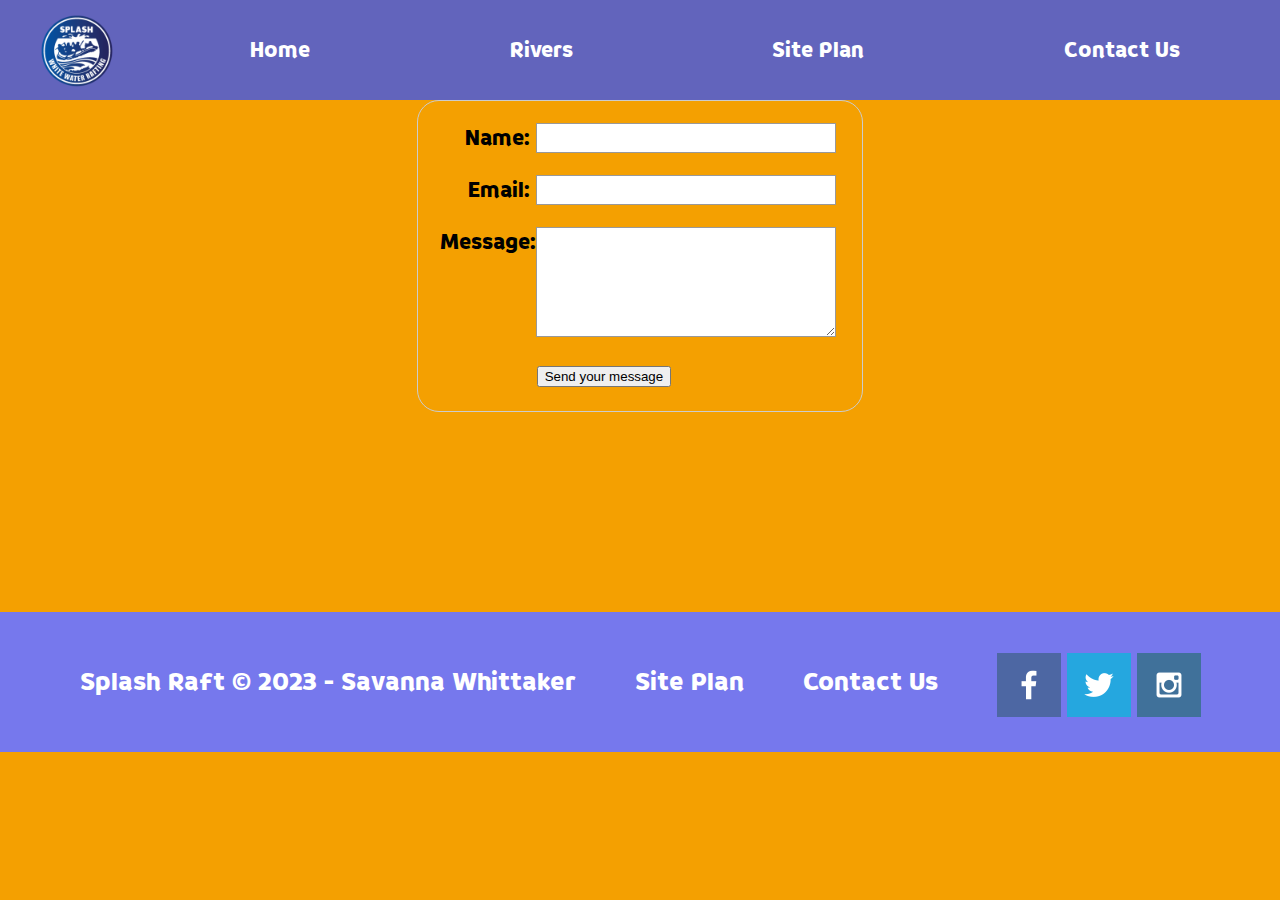
<file: WDD130/wwr/contactus.html>
<!DOCTYPE html>
<html lang="en">
<head>
    <link rel="stylesheet" href="styles/style.css">
    <meta charset="UTF-8">
    <meta http-equiv="X-UA-Compatible" content="IE=edge">
    <meta name="viewport" content="width=device-width, initial-scale=1.0">
    <title>White Water Rafting | Splash Raft | Home</title>
</head>
<body>
    <div id = "content">
    <header>
    <a id="logo_link" href="index.html">
        <img class="logo" src = "images/splash.png" alt = "Splash Raft Logo">
    </a>
    <nav>
        <a href="index.html">Home</a>
        <a href="rivers.html">Rivers</a>
        <a href="site-plan-rafting.html">Site Plan</a>
        <a href="contactus.html">Contact Us</a>
    </nav>
  </header>
  <main>
    <div id="feedback"></div>
    <form action="/my-handling-form-page" method="post">
        <ul>
          <li>
            <label for="name">Name:</label>
            <input type="text" id="name" name="user_name" />
          </li>
          <li>
            <label for="mail">Email:</label>
            <input type="email" id="mail" name="user_email" />
          </li>
          <li>
            <label for="msg">Message:</label>
            <textarea id="msg" name="user_message"></textarea>
          </li>
          <li class="button">
            <button type="submit">Send your message</button>
        </li>
        </ul>
      </form>
       
</main>
<footer>
    <p>Splash Raft &copy; 2023 - Savanna Whittaker</p>
    <p><a href="site-plan-rafting.html">Site Plan</a></p>
    <p><a href="contactus.html">Contact Us</a></p>
    <div class="social">
        <a href="https://facebook.com" target="_blank">
            <img src="images/facebook.png" alt="fb icon">
        </a>
        <a href="https://twitter.com" target="_blank">
            <img src="images/twitter.png" alt="twitter icon">
        </a>
        <a href="https://instagram.com" target="_blank">
            <img src="images/instagram.png" alt="instagram icon">
        </a>
    </div>
    </footer>
</div>
<script>
    // get the feedback div element so we can do something with it.
    const feedbackElement = document.getElementById('feedback');
    // get the form so we can read what was entered in it.
    const formElement = document.forms[0];
    // add a 'listener' to wait for a submission of our form. When that happens run the code below.
    formElement.addEventListener('submit', function(e) {
        // stop the form from doing the default action.
        e.preventDefault();
        // set the contents of our feedback element to a message letting the user know the form was submitted successfully. Notice that we pull the name that was entered in the form to personalize the message!
        feedbackElement.innerHTML = 'Hello '+ formElement.user_name.value +'! Thank you for your message. We will get back with you as soon as possible!';
        // make the feedback element visible.
        feedbackElement.style.display = "block";
        // add a class to move everything down so our message doesn't cover it.
        document.body.classList.toggle('moveDown');
    });
</script>
</body>
</html>
</file>
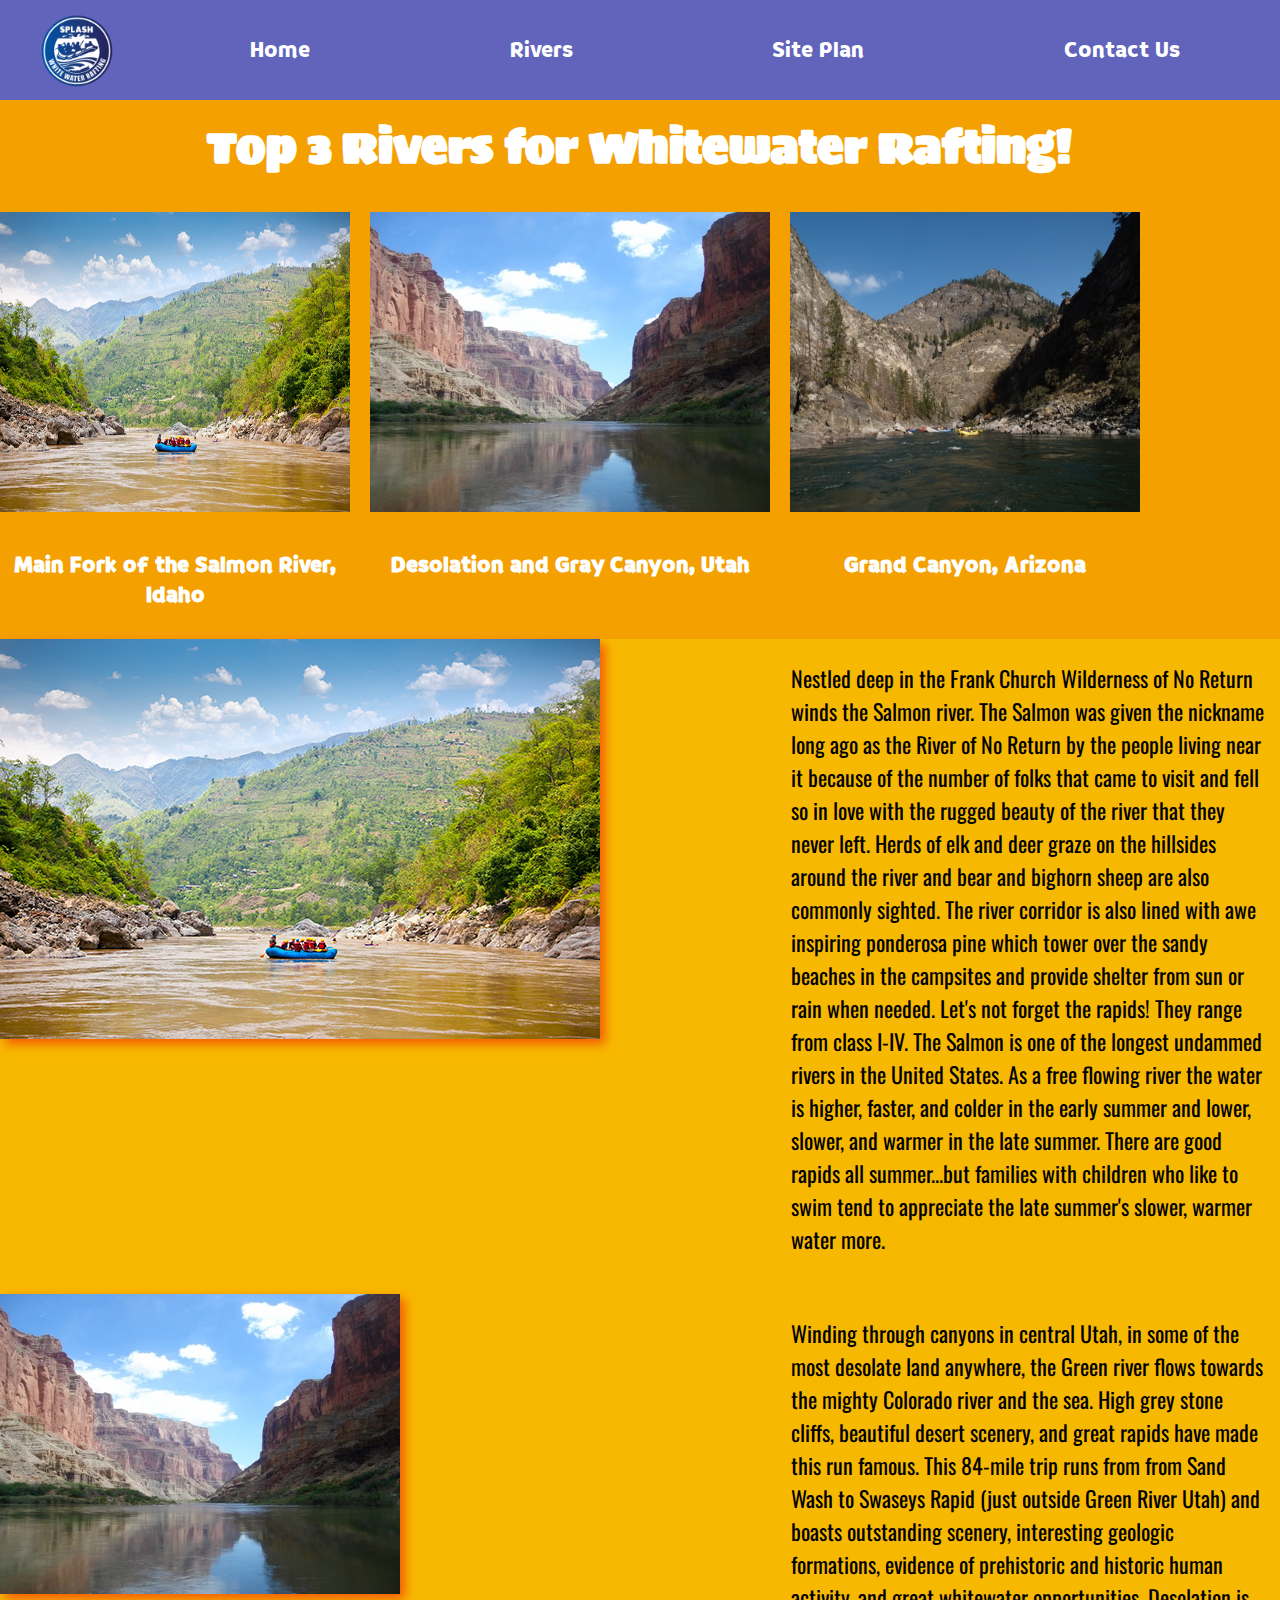
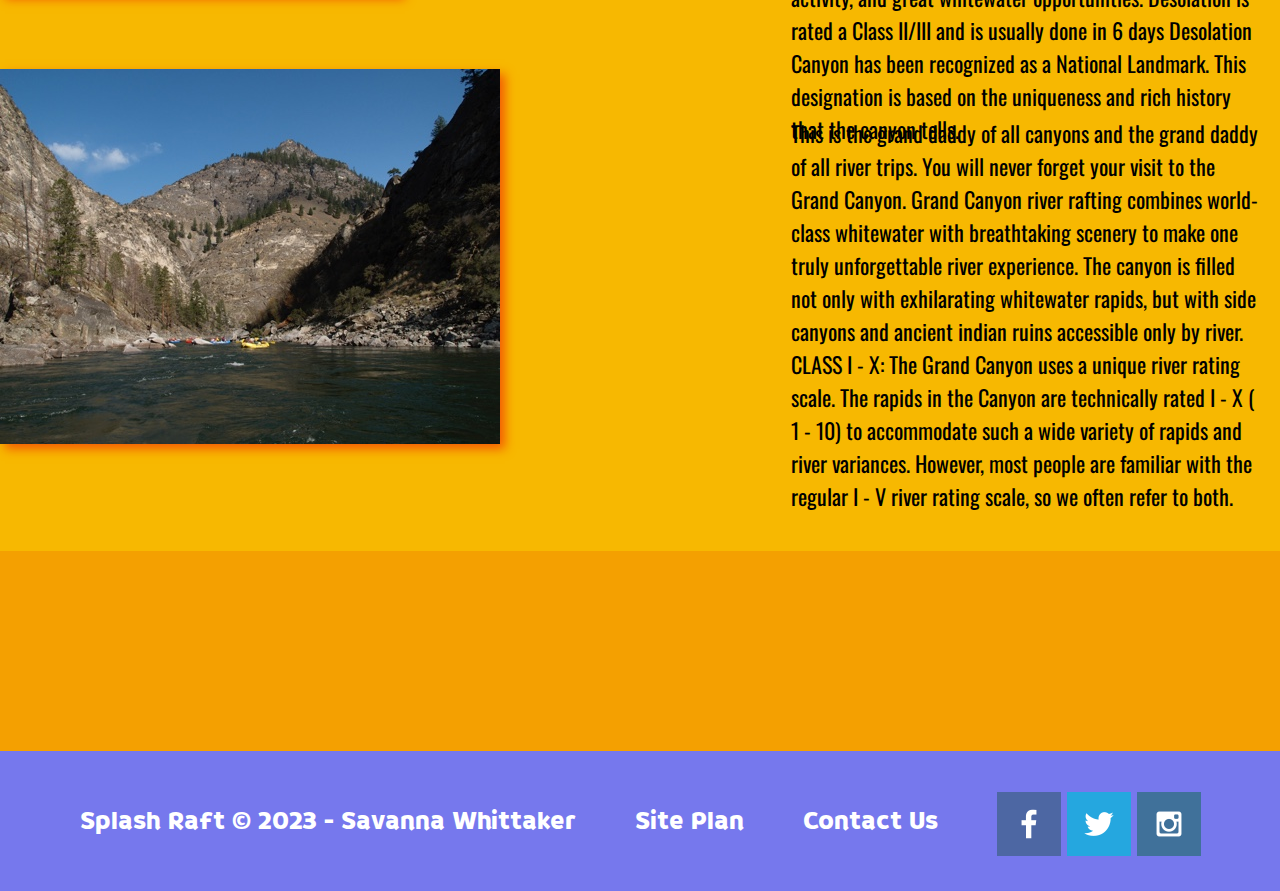
<file: WDD130/wwr/rivers.html>
<!DOCTYPE html>
<html lang="en">
<head>
    <link rel="stylesheet" href="styles/style.css">
    <meta charset="UTF-8">
    <meta http-equiv="X-UA-Compatible" content="IE=edge">
    <meta name="viewport" content="width=device-width, initial-scale=1.0">
    <title>White Water Rafting | Splash Raft | Home</title>
</head>
<body>
    <div id = "content">
    <header>
    <a id="logo_link" href="index.html">
        <img class="logo" src = "images/splash.png" alt = "Splash Raft Logo">
    </a>
    <nav>
        <a href="index.html">Home</a>
        <a href="rivers.html">Rivers</a>
        <a href="site-plan-rafting.html">Site Plan</a>
        <a href="contactus.html">Contact Us</a>
    </nav>
  </header>
  <section id = "rivers-msg">
    <h1 class="rivers-title">Top 3 Rivers for Whitewater Rafting!</h1>
</section>
  <main class = "rivers-grid">
    <section class="river-idaho">
      <img id="idaho-img" src="images/rafting43_600.jpg" width="350" height = '300'  alt="Main Fork of the Salmon River, Idaho">
      <h4 class="Idaho"> Main Fork of the Salmon River, Idaho </h4>
    </section>
    <section class="river-utah">
      <img id="utah-img" src = "images/river-narrow.jpg" alt = 'Desolation and Gray Canyon, Utah'> 
      <h4 class="Utah">Desolation and Gray Canyon, Utah</h4>
    </section>
    <section class="river-arizona">
      <img id="arizona-img" src="images/salmon-boats.jpg" width ='350' height = '300'  alt = 'Grand Canyon, Arizona' >
      <h4 class="Arizona">Grand Canyon, Arizona</h4>
    </section>
  <div id="background-idaho"></div>
  <img class="Salmon-River" src="images/rafting43_600.jpg" alt="Salmon River, Idaho">
  <div class="msg-Idaho">
      <p> Nestled deep in the Frank Church Wilderness of No Return winds the Salmon river. The Salmon was given the nickname 
        long ago as the River of No Return by the people living near it because of the number of folks that came to visit and 
        fell so in love with the rugged beauty of the river that they never left.
        Herds of elk and deer graze on the hillsides around the river and bear and bighorn sheep are also commonly sighted. 
        The river corridor is also lined with awe inspiring ponderosa pine which tower over the sandy beaches in the 
        campsites and provide shelter from sun or rain when needed.
        Let's not forget the rapids! They range from class I-IV. The Salmon is one of the longest undammed rivers in the 
        United States. As a free flowing river the water is higher, faster, and colder in the early summer and lower, 
        slower, and warmer in the late summer. There are good rapids all summer...but families with children who like to 
        swim tend to appreciate the late summer's slower, warmer water more.
      </p>
    </div>
<div id="background-utah"></div>
<img class="Gray-Canyon" src="images/river-narrow.jpg" alt="Desolation and Gray Canyon, Utah">
<div class="msg-Utah">
    <p> Winding through canyons in central Utah, in some of the most desolate land anywhere, the Green river flows
       towards the mighty Colorado river and the sea. High grey stone cliffs, beautiful desert scenery, and great 
       rapids have made this run famous. This 84-mile trip runs from from Sand Wash to Swaseys Rapid (just outside 
       Green River Utah) and boasts outstanding scenery, interesting geologic formations, evidence of prehistoric 
       and historic human activity, and great whitewater opportunities.
       Desolation is rated a Class II/III and is usually done in 6 days
       Desolation Canyon has been recognized as a National Landmark.  This designation is based on the uniqueness and 
       rich history that the canyon tells. 
    </p>
  </div>
<div id="background-arizona"></div>
<img class="Grand-Canyon" src="images/salmon-boats.jpg" alt="Grand Canyon, Arizona">
<div class="msg-arizona">
    <p> This is the grand daddy of all canyons and the grand daddy of all river trips. You will never forget your
       visit to the Grand Canyon.
      Grand Canyon river rafting combines world-class whitewater with breathtaking scenery to make one truly 
      unforgettable river experience. The canyon is filled not only with exhilarating whitewater rapids, but with
       side canyons and ancient indian ruins accessible only by river. 
      CLASS I - X: The Grand Canyon uses a unique river rating scale. The rapids in the Canyon are technically
      rated I - X ( 1 - 10) to accommodate such a wide variety of rapids and river variances. However, most 
      people are familiar with the regular I - V river rating scale, so we often refer to both.
    </p>
  </div> 
</main>
  <footer>
    <p>Splash Raft &copy; 2023 - Savanna Whittaker</p>
    <p><a href="site-plan-rafting.html">Site Plan</a></p>
    <p><a href="contactus.html">Contact Us</a></p>
    <div class="social">
        <a href="https://facebook.com" target="_blank">
            <img src="images/facebook.png" alt="fb icon">
        </a>
        <a href="https://twitter.com" target="_blank">
            <img src="images/twitter.png" alt="twitter icon">
        </a>
        <a href="https://instagram.com" target="_blank">
            <img src="images/instagram.png" alt="instagram icon">
        </a>
    </div>
    </footer>
    </div>
</body>
</html>
</file>
<file: WDD130/S2K/styles/styles.css>
@import url('https://fonts.googleapis.com/css2?family=Julius+Sans+One&family=Nanum+Gothic&family=Playfair+Display+SC&display=swap');

#content{
    max-width: 100%;
    margin: 0 auto;
}
#logo_link{
    padding-top: 5px;
    justify-self: center;
    align-self: center;
}
.logo{
    height: 120px;;
    width: 120px;
}
.icon{
    width: 80px;
    padding-top: 10px;
}
nav {
    display: flex;
    justify-content: space-around; 
}
nav a {
    text-align: center;
    color: #8c2510;
    text-decoration: none;
    padding: 35px;
    font-size: 2.5em;
}

header{
    background-color:#fcca8e;
    display: grid;
    grid-template-columns: 150px auto;

}
nav a:hover{
    background-color: #ffbba2;
    color: #D76748;
}
#hero-msg {
    grid-column: 2/3;
    grid-row: 1/2;
    margin-top: 100px;
}

#hero-msg h1, #hero-msg h4 {
    text-align: center; 
 }

.home-title{
    color: #8c2510; 
    font-family: "Playfair Display SC";
    font-size: 2em;
    margin-top: 10px; 
 }

 #hero-msg h4 {
    color: #D76748;
    font-family: Nanum Gothic;
 }

 footer a{
    color: #8c2510;
    text-decoration: none;
}
footer a:hover{
    color:#D76748;
}

footer p {
    font-size: 2em;
} 

footer p a:hover{
    text-decoration: underline;
}


footer {
    background-color: #fcca8e;
    padding: 25px 50px;
    margin-top: 400px; 
    display: flex; 
     justify-content: space-around; 
    align-items:center;
}


body{
  background-color: #FBC3AF; 
  margin: 0; 
}

.home-grid{
    display: grid;
    grid-template-columns: 1fr 1fr 1fr 1fr 1fr; 
    /* grid-template-rows: 1fr 1fr 1fr; */
    row-gap: 10%;
}

.Oats-card{
    grid-column: 2/5;
    grid-row: 1;  
    text-align: center; 
}

.BubblePizza-card{
    grid-column: 2/5;
    grid-row: 2;
    text-align: center; 

}
.recipes {
    background-color: #ffbba2;
    color: #D76748;
    text-decoration: none;
    padding: 15px 30px;
    margin-top: 50px;
    border-radius: 5px;
}

.msg{
    background-color: #EEB659;
    line-height: 1.5em;
    padding: 35px;
    grid-column: 1/6;
    box-shadow: 5px 5px 10px #8c2510;
    text-align: center; 
}

.msg h2 {
    font-family: "Playfair Display SC";
}

.msg p{
    font-family: Nanum Gothic;
}

/* recipes child page */ 

.home-title{
    text-align: center;
}

.rec-grid { 
    display: grid;
    grid-template-columns: 1fr 1fr 1fr 1fr 1fr; 
    grid-template-rows: auto;
    row-gap: 5%;
}

.bubble-pizza-card {
    margin: 20px; 
    grid-column: 2/4;
    grid-row: 1;
    background-color: #fcca8e;
    line-height: 1.5em;
    padding: 35px;

}

.bubble-pizza-card h3 {
    font-size: 40px;
    text-align: center;
}

.msg1 {
    grid-column: 2/5;
    grid-row: 1;
    line-height: 1.5em;
    padding-right: 15px;
    padding: 1px;
}
.msg1 p { 
  font-size: 25px;
  text-align: center;
  font-family: Nanum Gothic;
}


.flip-card {
    margin-left: 75px;
    background-color: transparent;
    width: 600px;
    height: 400px;
    border: 1px solid #f1f1f1;
    grid-column: 2/4;

    perspective: 1000px; /* Remove this if you don't want the 3D effect */
  }
  
  /* This container is needed to position the front and back side */
  .flip-card-inner {
    position: relative;
    width: 100%;
    height: 100%;
    text-align: center;
    transition: transform 0.8s;
    transform-style: preserve-3d;
  }
  
  /* Do an horizontal flip when you move the mouse over the flip box container */
  .flip-card:hover .flip-card-inner {
    transform: rotateY(180deg);
  }
  
  /* Position the front and back side */
  .flip-card-front, .flip-card-back {
    position: absolute;
    width: 100%;
    height: 100%;
    margin-right: 50px;
    -webkit-backface-visibility: hidden; /* Safari */
    backface-visibility: hidden;
  }
  
  /* Style the front side (fallback if image is missing) */
  .flip-card-front {
    background-color: #bbb;
    color: black;
  }
  
  /* Style the back side */
  .flip-card-back {
    background-color:  #EEB659;
    color:  #D76748;
    font-size: 40px;
    transform: rotateY(180deg);
  }




  /* GArlic Curry */

  .curry-card {
    margin: 20px; 
    grid-column: 1/6;
    grid-row: 2;
    background-color: #fcca8e;
    padding: 35px;

}

.curry-card h3 {
    font-size: 40px;
    text-align: center;
}

.msg2 {
    grid-column: 2/5;
    grid-row: 2;
    line-height: 1.5em;
    padding-right: 15px;
    padding: 1px;
}
.msg2 p { 
  font-size: 25px;
  text-align: center;
  font-family: Nanum Gothic;
}


.flip-card2 {
    margin-left: 75px;
    background-color: transparent;
    width: 600px;
    height: 400px;
    border: 1px solid #f1f1f1;

    perspective: 1000px; /* Remove this if you don't want the 3D effect */
  }
  
  /* This container is needed to position the front and back side */
  .flip-card-inner2 {
    position: relative;
    width: 100%;
    height: 100%;
    text-align: center;
    transition: transform 0.8s;
    transform-style: preserve-3d;
  }
  
  /* Do an horizontal flip when you move the mouse over the flip box container */
  .flip-card2:hover .flip-card-inner2 {
    transform: rotateY(180deg);
  }
  
  /* Position the front and back side */
  .flip-card-front2, .flip-card-back2 {
    position: absolute;
    width: 100%;
    height: 100%;
    margin-right: 50px;
    -webkit-backface-visibility: hidden; /* Safari */
    backface-visibility: hidden;
  }
  
  /* Style the front side (fallback if image is missing) */
  .flip-card-front2 {
    background-color: #bbb;
    color: black;
  }
  
  /* Style the back side */
  .flip-card-back2 {
    background-color:  #EEB659;
    color:  #D76748;
    font-size: 30px;
    transform: rotateY(180deg);
  }

/* Lasagna */

.lasagna-card {
    margin: 20px; 
    grid-column: 1/6;
    grid-row: 3;
    background-color: #fcca8e;
    padding: 35px;

}

.lasagna-card h3 {
    font-size: 40px;
    text-align: center;
}

.msg3 {
    grid-column: 2/5;
    grid-row: 3;
    line-height: 1.5em;
    padding-right: 15px;
    padding: 1px;
}
.msg3 p { 
  font-size: 25px;
  text-align: center;
  font-family: Nanum Gothic;
}


.flip-card3 {
    margin-left: 75px;
    background-color: transparent;
    width: 600px;
    height: 400px;
    border: 1px solid #f1f1f1;

    perspective: 1000px; /* Remove this if you don't want the 3D effect */
  }
  
  /* This container is needed to position the front and back side */
  .flip-card-inner3 {
    position: relative;
    width: 100%;
    height: 100%;
    text-align: center;
    transition: transform 0.8s;
    transform-style: preserve-3d;
  }
  
  /* Do an horizontal flip when you move the mouse over the flip box container */
  .flip-card3:hover .flip-card-inner3 {
    transform: rotateY(180deg);
  }
  
  /* Position the front and back side */
  .flip-card-front3, .flip-card-back3 {
    position: absolute;
    width: 100%;
    height: 100%;
    margin-right: 50px;
    -webkit-backface-visibility: hidden; /* Safari */
    backface-visibility: hidden;
  }
  
  /* Style the front side (fallback if image is missing) */
  .flip-card-front3 {
    background-color: #bbb;
    color: black;
  }
  
  /* Style the back side */
  .flip-card-back3{
    background-color:  #EEB659;
    color:  #D76748;
    font-size: 30px;
    transform: rotateY(180deg);
  }

  /* Beverages Child Page*/

  .beverages-title{
    text-align: center;
}

.bev-grid { 
    display: grid;
    grid-template-columns: 1fr 1fr 1fr 1fr 1fr; 
    grid-template-rows: auto;
    row-gap: 5%;
}

.strawberry-card {
    margin: 20px; 
    grid-column: 2/4;
    grid-row: 1;
    background-color: #fcca8e;
    line-height: 1.5em;
    padding: 35px;

}

.strawberry-card h3 {
    font-size: 40px;
    text-align: center;
}

.bev1 {
    grid-column: 2/5;
    grid-row: 1;
    line-height: 1.5em;
    padding-right: 15px;
    padding: 1px;
}
.bev1 p { 
  font-size: 25px;
  text-align: center;
  font-family: Nanum Gothic;
}


.flip-card-bev1 {
    margin-left: 75px;
    background-color: transparent;
    width: 600px;
    height: 400px;
    border: 1px solid #f1f1f1;
    grid-column: 2/4;

    perspective: 1000px; /* Remove this if you don't want the 3D effect */
  }
  
  /* This container is needed to position the front and back side */
  .flip-card-inner-bev1 {
    position: relative;
    width: 100%;
    height: 100%;
    text-align: center;
    line-height: .75;
    transition: transform 0.8s;
    transform-style: preserve-3d;
  }
  
  /* Do an horizontal flip when you move the mouse over the flip box container */
  .flip-card-bev1:hover .flip-card-inner-bev1 {
    transform: rotateY(180deg);
  }
  
  /* Position the front and back side */
  .flip-card-front-bev1, .flip-card-back-bev1 {
    position: absolute;
    width: 100%;
    height: 100%;
    margin-right: 50px;
    -webkit-backface-visibility: hidden; /* Safari */
    backface-visibility: hidden;
  }
  
  /* Style the front side (fallback if image is missing) */
  .flip-card-front-bev1 {
    background-color: #bbb;
    color: black;
  }
  
  /* Style the back side */
  .flip-card-back-bev1 {
    background-color:  #EEB659;
    color:  #D76748;
    font-size: 40px;
    transform: rotateY(180deg);
  }




  /* GArlic Curry */

  .CoconutRas-card {
    margin: 20px; 
    grid-column: 1/6;
    grid-row: 2;
    background-color: #fcca8e;
    padding: 35px;

}

.CoconutRas-card h3 {
    font-size: 40px;
    text-align: center;
}

.bev2 {
    grid-column: 2/5;
    grid-row: 2;
    line-height: 1.5em;
    padding-right: 15px;
    padding: 1px;
}
.bev2 p { 
  font-size: 25px;
  text-align: center;
  font-family: Nanum Gothic;
}


.flip-card-bev2 {
    margin-left: 75px;
    background-color: transparent;
    width: 600px;
    height: 400px;
    border: 1px solid #f1f1f1;

    perspective: 1000px; /* Remove this if you don't want the 3D effect */
  }
  
  /* This container is needed to position the front and back side */
  .flip-card-inner-bev2 {
    position: relative;
    width: 100%;
    height: 100%;
    text-align: center;
    line-height: 1;
    transition: transform 0.8s;
    transform-style: preserve-3d;
  }
  
  /* Do an horizontal flip when you move the mouse over the flip box container */
  .flip-card-bev2:hover .flip-card-inner-bev2 {
    transform: rotateY(180deg);
  }
  
  /* Position the front and back side */
  .flip-card-front-bev2, .flip-card-back-bev2 {
    position: absolute;
    width: 100%;
    height: 100%;
    margin-right: 50px;
    -webkit-backface-visibility: hidden; /* Safari */
    backface-visibility: hidden;
  }
  
  /* Style the front side (fallback if image is missing) */
  .flip-card-front-bev2 {
    background-color: #bbb;
    color: black;
  }
  
  /* Style the back side */
  .flip-card-back-bev2 {
    background-color:  #EEB659;
    color:  #D76748;
    font-size: 30px;
    transform: rotateY(180deg);
  }

/* Mango Passionfruit Refresher */

.refresher-card {
    margin: 20px; 
    grid-column: 1/6;
    grid-row: 3;
    background-color: #fcca8e;
    padding: 35px;

}

.refresher-card h3 {
    font-size: 40px;
    text-align: center;
}

.bev3 {
    grid-column: 2/5;
    grid-row: 3;
    line-height: 1.5em;
    padding-right: 15px;
    padding: 1px;
}
.bev3 p { 
  font-size: 25px;
  text-align: center;
  font-family: Nanum Gothic;
}


.flip-card-bev3 {
    margin-left: 75px;
    background-color: transparent;
    width: 600px;
    height: 400px;
    border: 1px solid #f1f1f1;

    perspective: 1000px; /* Remove this if you don't want the 3D effect */
  }
  
  /* This container is needed to position the front and back side */
  .flip-card-inner-bev3 {
    position: relative;
    width: 100%;
    height: 100%;
    text-align: center;
    line-height: 1.2;
    transition: transform 0.8s;
    transform-style: preserve-3d;
  }
  
  /* Do an horizontal flip when you move the mouse over the flip box container */
  .flip-card-bev3:hover .flip-card-inner-bev3 {
    transform: rotateY(180deg);
  }
  
  /* Position the front and back side */
  .flip-card-front-bev3, .flip-card-back-bev3 {
    position: absolute;
    width: 100%;
    height: 100%;
    margin-right: 50px;
    -webkit-backface-visibility: hidden; /* Safari */
    backface-visibility: hidden;
  }
  
  /* Style the front side (fallback if image is missing) */
  .flip-card-front-bev3 {
    background-color: #bbb;
    color: black;
  }
  
  /* Style the back side */
  .flip-card-back-bev3{
    background-color:  #EEB659;
    color:  #D76748;
    font-size: 30px;
    transform: rotateY(180deg);
  }
</file>
<file: WDD130/wwr/styles/style.css>
@import url('https://fonts.googleapis.com/css2?family=Braah+One&family=Oswald&family=Sigmar&display=swap');

#content{
    max-width: 1600px;
    margin: 0 auto;
}
#logo_link{
    padding-top: 5px;
    justify-self: center;
    align-self: center;
}
.logo{
    width: 80px;
}
.icon{
    width: 80px;
    padding-top: 10px;
}
#hero-img{
    width: 100%;
    margin-top: -100px; 
}
#hero {
    display: grid;
    grid-template-columns: 1fr 3fr 1fr;
}
#hero-msg {
    grid-column: 2/3;
    grid-row: 1/2;
    margin-top: 100px;
}
#hero-box {
    grid-column: 1/4;
    grid-row: 1/3;
    z-index: -1;
}
nav {
    display: flex;
    justify-content: space-around; 
}
nav a {
    text-align: center;
    color: white;
    text-decoration: none;
    padding: 35px;
}
#hero-msg h1, #hero-msg h4 {
   text-align: center; 
}
.button-box{
    text-align: center;
}
main section {
    text-align: center;
}
#background {
    height: 725px;
}
                
body{
    background-color:#F4A001;
    font-family: 'Braah One', 'Arial', sans-serif;
    font-size: 22px;
    margin: 0;
    padding: 0;
}
header{
    background-color:#6264BC;
    display: grid;
    grid-template-columns: 150px auto;

}
nav a:hover{
    background-color: #F7B801;
    color: black;
}
.book, .join {
    background-color: #F35B04;
    color: white;
    text-decoration: none;
    padding: 15px 30px;
    margin-top: 50px;
    border-radius: 5px;
}
.book:hover, .join:hover{
    background-color: #7678ED;
    color: black;
}
#background {
    background-color:#F7B801;
    grid-column: 1/11;
    grid-row: 4/9;
}
.msg{
    background-color: #7678ED;
    line-height: 1.5em;
    padding: 35px;
    grid-column: 6/10;
    grid-row: 6/7;
    box-shadow: 5px 5px 10px #F7B801;
}
footer{
    background-color: #6264BC;
    color: white;
    padding: 25px 50px;
    margin-top: 200px;
}
.home-title{
   color: white; 
   font-family: 'Sigmar', 'Oswald', sans-serif;
   font-size: 2em;
   margin-top: 10px; 
}
h4 {
    color: white;
}
.msg h2{
    color: white;
    font-family: 'Sigmar', 'Oswald', sans-serif;
    font-size: 2em;
    margin: 0; 
}
.msg p{
    color: white;
    font-family: 'Oswald', sans-serif; 
    font-size: 1em;
    padding-bottom: 15px; 
}
footer a{
    color:white;
    text-decoration: none;
}
footer a:hover{
    color:#F7B801;
}

footer p {
    font-size: 1.2em;
} 

footer p a:hover{
    text-decoration: underline;
}

footer .social img{
    padding-top: 15px;
}

footer {
    background-color: #7678ED;
    padding: 25px 50px;
    margin-top: 200px; 
    display: flex;
    justify-content: space-around;
    align-items: center;
}

.rivers-card, .camping-card, .rapids-card {
    margin: 200px 0;
}

.card-img {
    border: 10px solid #7678ED;
    transition: transform .5s;
    box-shadow: 5px 5px 10px #F35B04;
}
.card-img:hover {
    opacity: .6;
    transform: scale(1.1); 
}

main section img {
    box-sizing: border-box;
}

.card-img, .mountains {
    width: 100%;
}
             
.rivers-card {
    grid-column: 2/4;
    grid-row:  2/3;
}
.camping-card{
    grid-column: 5/7;
    grid-row: 2/3;
}
.rapids-card{
    grid-column: 8/10;
    grid-row: 2/3;
}
.mountains{
    grid-column: 2/7;
    grid-row: 5/8;
    box-shadow: 5px 5px 10px #F35B04;
}
.home-grid{
    display: grid;
    grid-template-columns: repeat(10, 1fr);
}



/* Page 2 */
.river-idaho, .river-utah, .river-arizona {
    margin-right: 20px;
}


#background-idaho {
    background-color:#F7B801;
    grid-column: 1/20;
    grid-row: 5/10;
}
.Salmon-River{
    grid-column: 1/20;
    grid-row: 8/20;
    box-shadow: 5px 5px 10px #F35B04; 
}
.msg-Idaho{
    line-height: 1.5em;
    padding: 1px;
    grid-column: 3/20;
    grid-row: 8/10;
    padding-right: 15px;
}
.msg-Idaho p{
    color: black;
    font-family: 'Oswald', sans-serif; 
    font-size: 1em;
    padding-bottom: 15px; 
}
#background-utah {
    background-color:#F7B801;
    grid-column: 1/20;
    grid-row: 15/10;
}
.Gray-Canyon{
    grid-column: 1/20;
    grid-row: 15/10;
    box-shadow: 5px 5px 10px #F35B04; 
}
.msg-Utah{
    line-height: 1.5em;
    padding: 1px;
    grid-column: 3/20;
    grid-row: 15/10;
    padding-right: 15px;
}
.msg-Utah p{
    color: black;
    font-family: 'Oswald', sans-serif; 
    font-size: 1em;
    padding-bottom: 15px; 
}

#background-arizona {
    background-color:#F7B801;
    grid-column: 3/20;
    grid-row: 30/10;
    margin-top: 500px;
}
.Grand-Canyon{
    grid-column: 1/20;
    grid-row: 60/10;
    box-shadow: 5px 5px 10px #F35B04;
    margin-top: 375px; 
}
.msg-arizona{
    line-height: 1.5em;
    padding: 1px;
    grid-column: 3/20;
    grid-row: 15/10;
    padding-right: 15px;
    margin-top: 400px; 
}
.msg-arizona p{
    color: black;
    font-family: 'Oswald', sans-serif; 
    font-size: 1em;
    padding-bottom: 15px; 
}

.rivers-title{
    color: white; 
    font-family: 'Sigmar', 'Oswald', sans-serif;
    font-size: 2em;
    margin-top: 10px;
 }

 #rivers-msg h1 {
    text-align: center; 
 }

.rivers-grid {
    display: grid;
    grid-template-columns: repeat(10, 1fr);
}
.rivers-idaho {
    grid-column: 1/4;
    grid-row: 1/3;
    z-index: -1;
}

#idaho-img {
grid-column:  2/4;
grid-row: 2/3;

} 
#utah-img {
    grid-column: 5/7;
    grid-row: 2/3;

}
#arizona-img {
    grid-column: 8/10;
    grid-row: 2/3;   
}

#feedback {
    background-color: antiquewhite;
    position: absolute;
    top: 0;
    left: 0;
    right: 0;
    padding: .5em;
    /* make this element invisible until we are ready for it */
    display: none;      
}
.moveDown {
    margin-top: 3em;
}

form {
    /* Center the form on the page */
    margin: 0 auto;
    width: 400px;
    /* Form outline */
    padding: 1em;
    border: 1px solid #ccc;
    border-radius: 1em;
  }
  
  ul {
    list-style: none;
    padding: 0;
    margin: 0;
  }
  
  form li + li {
    margin-top: 1em;
  }
  
  label {
    /* Uniform size & alignment */
    display: inline-block;
    width: 90px;
    text-align: right;
  }
  
  input,
  textarea {
    /* To make sure that all text fields have the same font settings
       By default, textareas have a monospace font */
    font: 1em sans-serif;
  
    /* Uniform text field size */
    width: 300px;
    box-sizing: border-box;
  
    /* Match form field borders */
    border: 1px solid #999;
  }
  
  input:focus,
  textarea:focus {
    /* Additional highlight for focused elements */
    border-color: #000;
  }
  
  textarea {
    /* Align multiline text fields with their labels */
    vertical-align: top;
  
    /* Provide space to type some text */
    height: 5em;
  }
  
  .button {
    /* Align buttons with the text fields */
    padding-left: 90px; /* same size as the label elements */
  }
  
  button {
    /* This extra margin represent roughly the same space as the space
       between the labels and their text fields */
    margin-left: 0.5em;
  }
</file>
<file: WDD130/positionstyles.css>
/* CSS - Name: "positionstyles.css" */
/* Activity 1 styles */
.content1 {
  /* This is the parent of the activity 1 boxes. */
  display: grid;
    grid-template-columns: 1fr 1fr;
    justify-items: center;
    gap: 20px;

}
.red1 { 
  width: 100%; 
  height: 100px; 
  background-color: red;
  grid-column: 1/3; 

} 
.green1 {
  width: 200px; 
  height: 200px; 
  background-color: green; 

} 
.yellow1 {
  width: 200px; 
  height: 200px; 
  background-color: gold; 
} 
.blue1 {
  width: 100%; 
  height: 100px; 
  background-color: blue;
  grid-column: 1/3; 
} 
/* Activity 2 styles */ 
.content2 {
  display: grid;
    grid-template-columns: 50px 50px 50px 50px 50px;
  /* This is the parent of the activity 2 boxes. */
}
.red2 {
  width: 100px; 
  height: 100px;
  background-color: red; 
} 
.green2 { 
  width: 100px; 
  height: 100px;
  margin-top: 50px;  
  background-color: green; 
} 
.yellow2 {
  width: 100px; 
  height: 100px; 
  margin-top: 100px;  
  background-color: gold; 
} 
.blue2 {
  width: 100px; 
  height: 100px; 
  margin-top: 150px;  
  background-color: blue; 
} 
/* Activity 3 styles */ 
.content3 {
  /* This is the parent of the activity 3 boxes. */
  display: grid;
  grid-template-columns: 1fr 1fr; 
}
.red3 {
  width: 100%; 
  height: 100px; 
  background-color: red; 
  grid-column: 1/3;
} 
.green3 {
  width: 450px; 
  height: 200px; 
  background-color: green;
} 
.yellow3 {
  width: 450px; 
  height: 200px; 
  background-color: gold; 
  justify-self: end;
} 
.blue3 {
  width: 100%;
  height: 100px; 
  background-color: blue; 
  grid-column: 1/3;
} 
/* Activity 4 styles */ 
.content4 {
  height: 400px;
  display: grid;
  grid-template-columns: 1fr 1fr;
  grid-template-rows: 1fr 1fr 1fr;
  /* This is the parent of the activity 4 boxes. */
}
.red4 {
  width: 100%; 
  height: 100%; 
  background-color: red;
  grid-column: 1/2;
  grid-row: 1/4;

} 
.green4 {
  width: 100%; 
  height: 100%; 
  background-color: green;
} 
.yellow4 {
  width: 100%; 
  height: 100%; 
  background-color: gold;
} 
.blue4 {
  width: 100%; 
  height: 100%; 
  background-color: blue; 
} 
/* Activity 5 styles */ 
.content5 {

  /* This is the parent of the activity 5 boxes. */
  height: 400px;
  grid-template-rows: 1fr 1fr 1fr 1fr
}
.red5 { 
  width: 100%; 
  height: 100px; 
  background-color: red; 
} 
.green5 { 
  width: 250px; 
  height: 250px; 
  background-color: green;
  float: left; 

} 
.yellow5 {
  width: 100%; 
  height: 300px; 
  background-color: gold;

} 
.blue5 {
  width: 100%; 
  height: 100px; 
  background-color: blue; 
} 
/* Activity 6 styles */ 
.content6 {
  /* This is the parent of the activity 6 boxes. */
  display: grid;
  grid-template-columns: 1fr 1fr 1fr 1fr 1fr 1fr;
  grid-template-rows: 1fr 1fr 1fr 1fr 1fr 1fr;
}
.red6 {
  width: 450px; 
  height: 250px; 
  background-color: red; 
  grid-column: 1/5;
  grid-row: 1/3;
} 
.green6 {
  width: 300x; 
  height: 300px; 
  background-color: green;
  grid-column: 1/3;
  grid-row: 5/7;
  z-index: 2;
} 
.yellow6 {
  width: 75%; 
  height: 100%; 
  background-color: gold; 
  grid-column:4/7;
  grid-row: 3/7;
  z-index: 2;
} 
.blue6 {
  width: 400px; 
  height: 95%;
  margin-top: 10px; 
  background-color: blue;
  grid-column: 2/6;
  grid-row: 2/6;
  z-index: 1;
  justify-items: center;
  align-items: center;
} 


/* Do not make any changes below here */
.activity {
  width: 70%; 
  margin: 20px auto; 
  font-family: Arial, sans-serif; 
  border: 1px solid black; 
  padding: 10px; 
  clear:both; 
  overflow: auto;
} 

.hint {
  border: 1px solid grey;
  background: #e0e0e0;
  padding: .5em;
  position: relative;
  margin: 1em 0;
}
.hint h3 {
  margin: 0;
}
.hint:hover {
  background: #d0d0d0;
}
.hint > div {
  display: none;
}

.hint input[type=checkbox] {
  position: absolute;
  width: 100%;
  height: 100%;
  opacity: 0;
  z-index: 1;
  cursor: pointer;
}

.hint input[type=checkbox]:checked ~ div {
  display: block;
}

.hint i {
  position: absolute;
  transform: translate(-6px, 0);
  margin-top: 16px;
  right: 10px;
  top: -3px;
}
.hint i:before, .hint i:after {
  content: "";
  position: absolute;
  background-color: black;
  width: 3px;
  height: 9px;
}
.hint i:before {
  transform: translate(2px, 0) rotate(45deg);
}
.hint i:after {
  transform: translate(-2px, 0) rotate(-45deg);
}

.hint input[type=checkbox]:checked ~ i:before {
  transform: translate(-2px, 0) rotate(45deg);
}
.hint input[type=checkbox]:checked ~ i:after {
  transform: translate(2px, 0) rotate(-45deg);
}
.hint a {
  position: relative;
  z-index: 1;
}
</file>
